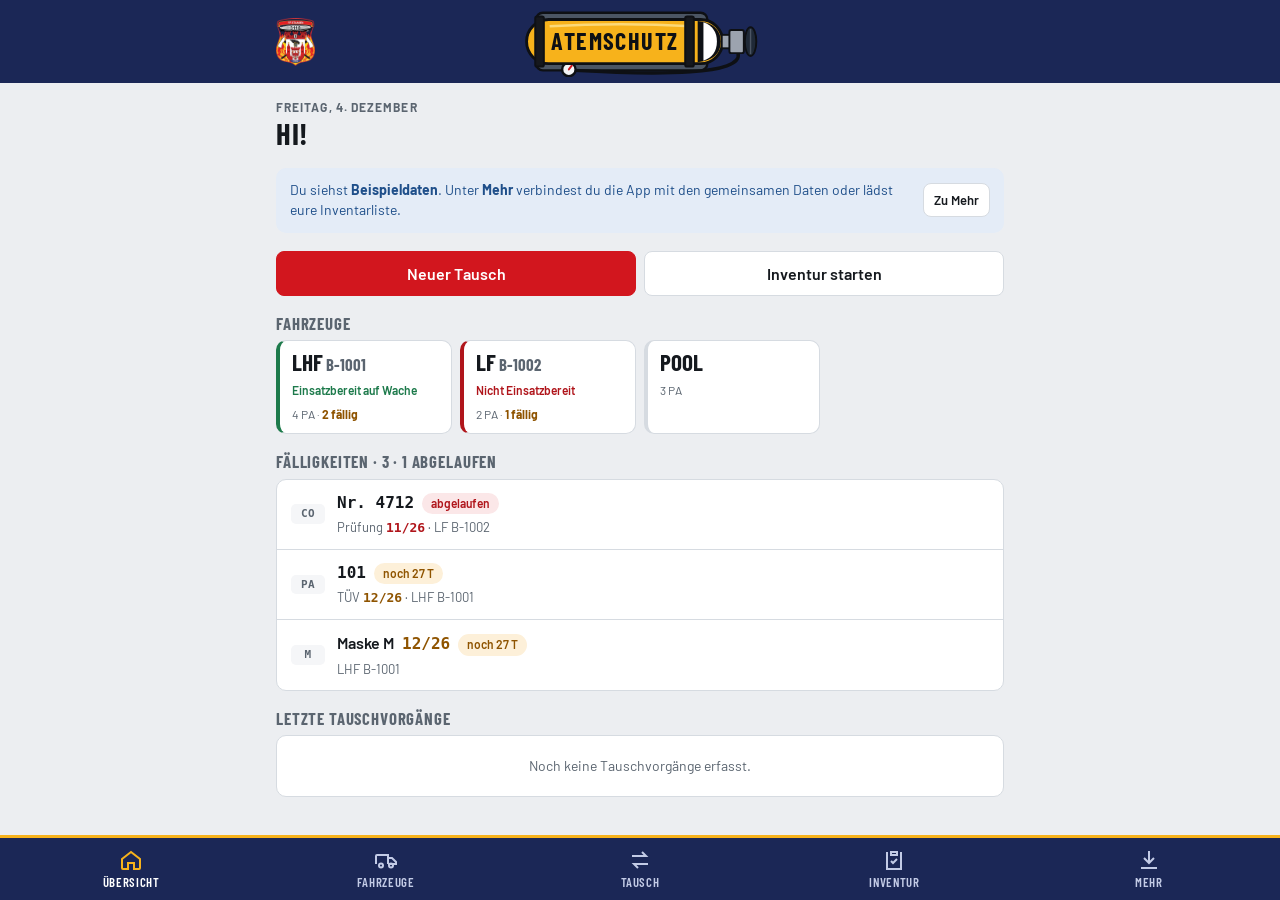
<file: index.html>
<!doctype html>
<html lang="de">
<head>
<meta charset="utf-8">
<meta name="viewport" content="width=device-width, initial-scale=1, viewport-fit=cover">
<meta name="theme-color" content="#1b2756">
<meta name="apple-mobile-web-app-capable" content="yes">
<meta name="mobile-web-app-capable" content="yes">
<meta name="apple-mobile-web-app-title" content="Atemschutz">
<link rel="manifest" href="manifest.webmanifest">
<link rel="icon" href="icon-192.png" type="image/png">
<link rel="apple-touch-icon" href="apple-touch-icon.png">
<title>Atemschutz-Logbuch</title>
<style>
@font-face{font-family:"Barlow";font-weight:400;font-display:swap;src:url(fonts/barlow-latin-400-normal.woff2) format("woff2")}
@font-face{font-family:"Barlow";font-weight:500;font-display:swap;src:url(fonts/barlow-latin-500-normal.woff2) format("woff2")}
@font-face{font-family:"Barlow";font-weight:600;font-display:swap;src:url(fonts/barlow-latin-600-normal.woff2) format("woff2")}
@font-face{font-family:"Barlow";font-weight:700;font-display:swap;src:url(fonts/barlow-latin-700-normal.woff2) format("woff2")}
@font-face{font-family:"Barlow Condensed";font-weight:600;font-display:swap;src:url(fonts/barlow-condensed-latin-600-normal.woff2) format("woff2")}
@font-face{font-family:"Barlow Condensed";font-weight:700;font-display:swap;src:url(fonts/barlow-condensed-latin-700-normal.woff2) format("woff2")}
/* Layout: App-Shell im Stil der Kantine – dunkelblaue Kopfzeile mit Wappen und Warnstreifen, Inhalt, untere Navigation (Daumenzone) */
:root{
  --bg:#eceef1; --surface:#ffffff; --surface-2:#f5f6f8; --line:#d6dbe1;
  --fg:#15191e; --fg-2:#5b6570; --accent:#d2161e; --accent-fg:#ffffff; --accent-soft:#fbe7e8;
  --navy:#1b2756; --navy-2:#24336b; --navy-ink:#ffffff; --navy-muted:#c3cbe6; --flame:#f7b21b;
  --ok:#1d7a4b; --ok-soft:#e3f3ea; --warn:#8f5400; --warn-soft:#fdf0d9;
  --crit:#b0151b; --crit-soft:#fbe7e8; --info:#1f4f8a; --info-soft:#e4ecf7;
  --font:"Barlow",system-ui,-apple-system,"Segoe UI",Roboto,sans-serif;
  --display:"Barlow Condensed","Arial Narrow",Arial,sans-serif;
  --mono:ui-monospace,"SF Mono",Menlo,Consolas,monospace;
  --r:10px; color-scheme:light;
}
@media (prefers-color-scheme:dark){:root:not([data-theme="light"]){
  --bg:#111417; --surface:#1a1e23; --surface-2:#22272d; --line:#2e353d;
  --fg:#edf0f3; --fg-2:#9aa4af; --accent:#e6363d; --accent-fg:#ffffff; --accent-soft:#3a1c1e;
  --navy:#111836; --navy-2:#1a2449; --navy-ink:#ffffff; --navy-muted:#a9b3d6; --flame:#f7b21b;
  --ok:#4fc58a; --ok-soft:#173326; --warn:#f0b04a; --warn-soft:#3a2b12;
  --crit:#ff6b70; --crit-soft:#3a1c1e; --info:#8fb6ec; --info-soft:#1b2a3f; color-scheme:dark;
}}
:root[data-theme="dark"]{
  --bg:#111417; --surface:#1a1e23; --surface-2:#22272d; --line:#2e353d;
  --fg:#edf0f3; --fg-2:#9aa4af; --accent:#e6363d; --accent-fg:#ffffff; --accent-soft:#3a1c1e;
  --navy:#111836; --navy-2:#1a2449; --navy-ink:#ffffff; --navy-muted:#a9b3d6; --flame:#f7b21b;
  --ok:#4fc58a; --ok-soft:#173326; --warn:#f0b04a; --warn-soft:#3a2b12;
  --crit:#ff6b70; --crit-soft:#3a1c1e; --info:#8fb6ec; --info-soft:#1b2a3f; color-scheme:dark;
}
*{box-sizing:border-box}
html,body{margin:0;height:100%}
body{background:var(--bg);color:var(--fg);font:16px/1.45 var(--font);-webkit-text-size-adjust:100%}
[hidden]{display:none!important}
button,input,select,textarea{font:inherit;color:inherit}
.app{display:flex;flex-direction:column;min-height:100%}
body::before{content:"";position:fixed;inset:0 0 auto;height:env(safe-area-inset-top,0px);z-index:10;background:var(--navy)}
header.top{position:sticky;top:env(safe-area-inset-top,0px);z-index:5;background:var(--navy);color:var(--navy-ink)}
.hrow{display:grid;grid-template-columns:1fr auto 1fr;align-items:center;gap:10px;padding:6px max(16px,env(safe-area-inset-right,0px)) 6px max(16px,env(safe-area-inset-left,0px));max-width:760px;margin:0 auto}
.hrow .logo{height:48px;width:auto;display:block;justify-self:start}
.hpa{margin:0;line-height:0}
.pa{display:block;width:clamp(150px,46vw,250px);height:auto}
.sr{position:absolute;width:1px;height:1px;overflow:hidden;clip:rect(0 0 0 0);white-space:nowrap}
.hright{display:flex;flex-direction:column;align-items:flex-end;gap:5px;min-width:0;justify-self:end;max-width:100%}
.whob{background:var(--navy-2);color:var(--navy-ink);border:1px solid var(--navy-muted);border-radius:999px;padding:4px 11px;font-weight:600;font-size:.8rem;cursor:pointer;max-width:100%;overflow:hidden;text-overflow:ellipsis;white-space:nowrap}
.syncb{background:transparent;color:var(--navy-muted);border:0;padding:0;font-size:.75rem;font-weight:600;display:inline-flex;gap:6px;align-items:center;cursor:pointer;white-space:nowrap}
.syncb i{width:8px;height:8px;border-radius:50%;background:currentColor;display:inline-block}
.syncb.ok i{background:#4fc58a}.syncb.pend i{background:var(--flame)}.syncb.err i{background:#ff6b70}.syncb.err{color:#ffb4b6}
.syncb.run i{animation:pulse 1s infinite}@keyframes pulse{50%{opacity:.3}}
main{flex:1;padding:16px max(16px,env(safe-area-inset-right,0px)) calc(88px + env(safe-area-inset-bottom,0px)) max(16px,env(safe-area-inset-left,0px));max-width:760px;width:100%;margin:0 auto;display:flex;flex-direction:column;gap:18px}
nav.tabs{position:fixed;left:0;right:0;bottom:0;z-index:6;background:var(--navy);border-top:3px solid var(--flame);
  display:grid;grid-template-columns:repeat(5,1fr);padding:4px max(4px,env(safe-area-inset-right,0px)) calc(4px + env(safe-area-inset-bottom,0px)) max(4px,env(safe-area-inset-left,0px))}
nav.tabs button{background:none;border:0;padding:6px 2px;display:flex;flex-direction:column;align-items:center;gap:2px;font:600 .8rem var(--display);letter-spacing:.05em;text-transform:uppercase;color:var(--navy-muted);border-radius:8px;cursor:pointer}
nav.tabs button svg{width:24px;height:24px}
nav.tabs button.on{color:var(--navy-ink)}
nav.tabs button.on svg{color:var(--flame)}
h2{font:700 1.05rem/1.1 var(--display);text-transform:uppercase;letter-spacing:.05em;color:var(--fg-2);margin:0 0 8px}
h3{font:700 1.45rem/1.1 var(--display);text-transform:uppercase;letter-spacing:.02em;margin:0;text-wrap:balance}
section{display:flex;flex-direction:column}
.card{background:var(--surface);border:1px solid var(--line);border-radius:var(--r)}
.pad{padding:14px}
.stack{display:flex;flex-direction:column;gap:10px}
.row{display:flex;gap:8px;align-items:center;flex-wrap:wrap}
.grow{flex:1;min-width:0}
.hint{color:var(--fg-2);font-size:13px;margin:0}
.mono{font-family:var(--mono);font-variant-numeric:tabular-nums}
.list{background:var(--surface);border:1px solid var(--line);border-radius:var(--r);overflow:hidden}
.item{display:flex;gap:12px;align-items:center;padding:11px 14px;border-top:1px solid var(--line);width:100%;background:none;border-left:0;border-right:0;border-bottom:0;text-align:left;cursor:pointer}
.item:first-child{border-top:0}
div.item{cursor:default}
.item .main{flex:1;min-width:0}
.item .t1{font-weight:600;display:flex;gap:8px;align-items:baseline;flex-wrap:wrap}
.item .t2{font-size:13px;color:var(--fg-2);white-space:nowrap;overflow:hidden;text-overflow:ellipsis}
.typ{font-size:11px;font-weight:700;letter-spacing:.04em;padding:2px 6px;border-radius:5px;background:var(--surface-2);color:var(--fg-2);font-family:var(--mono);min-width:34px;text-align:center}
.pill{font-size:12px;font-weight:600;padding:2px 9px;border-radius:999px;white-space:nowrap}
.ok-p{background:var(--ok-soft);color:var(--ok)} .warn-p{background:var(--warn-soft);color:var(--warn)}
.info-p{background:var(--info-soft);color:var(--info)} .crit-p{background:var(--crit-soft);color:var(--crit)}
.muted-p{background:var(--surface-2);color:var(--fg-2)}
.d-warn{color:var(--warn);font-weight:700} .d-crit{color:var(--crit);font-weight:700}
.btn{border:1px solid var(--line);background:var(--surface);border-radius:8px;padding:10px 14px;font-weight:600;cursor:pointer;display:inline-flex;gap:6px;align-items:center;justify-content:center;min-height:44px;text-decoration:none;color:var(--fg)}
.btn.primary{background:var(--accent);border-color:var(--accent);color:var(--accent-fg)}
.btn.danger{color:var(--crit);border-color:var(--crit-soft)}
.btn.sm{min-height:34px;padding:6px 10px;font-size:13px}
.btn.block{width:100%}
.btn.link{border:0;background:none;padding:6px 0;min-height:0;color:var(--accent)}
.btn:focus-visible,.chip:focus-visible,.item:focus-visible,.sb:focus-visible,input:focus-visible,select:focus-visible,textarea:focus-visible,nav.tabs button:focus-visible,.fz:focus-visible{outline:2px solid var(--accent);outline-offset:2px}
.actions{display:grid;grid-template-columns:1fr 1fr;gap:8px}
label.f{display:flex;flex-direction:column;gap:4px;font-size:13px;color:var(--fg-2);font-weight:600;min-width:0}
input,select,textarea{background:var(--surface);border:1px solid var(--line);border-radius:10px;padding:10px 12px;min-height:44px;width:100%;color:var(--fg);font-weight:400}
textarea{min-height:70px;resize:vertical}
.grid2{display:grid;grid-template-columns:1fr 1fr;gap:10px}
.grid3{display:grid;grid-template-columns:1.3fr 1fr .8fr;gap:8px;align-items:end}
@media (max-width:420px){.grid2{grid-template-columns:1fr}}
.chips{display:flex;flex-wrap:wrap;gap:6px}
.chip{border:1px solid var(--line);background:var(--surface);border-radius:8px;padding:7px 10px;font-family:var(--mono);font-size:14px;cursor:pointer;display:inline-flex;gap:6px;align-items:center;min-height:38px}
.chip .t{font-size:10px;font-weight:700;color:var(--fg-2);font-family:var(--font)}
.chip.on{background:var(--accent);border-color:var(--accent);color:var(--accent-fg)}
.chip.on .t{color:var(--accent-fg);opacity:.85}
.chip.miss{border-style:dashed;color:var(--crit)}
span.chip{cursor:default}
.group-l{font-size:12px;color:var(--fg-2);font-weight:650;margin:6px 0 4px;text-transform:uppercase;letter-spacing:.05em}
.banner{border-radius:var(--r);padding:12px 14px;font-size:14px;display:flex;gap:10px;align-items:center;flex-wrap:wrap}
.banner.warn{background:var(--warn-soft);color:var(--warn)}
.banner.info{background:var(--info-soft);color:var(--info)}
.banner .grow{min-width:180px}
.fzgrid{display:grid;grid-template-columns:repeat(auto-fill,minmax(150px,1fr));gap:8px}
.fz{background:var(--surface);border:1px solid var(--line);border-radius:var(--r);padding:10px 12px;text-align:left;cursor:pointer;display:flex;flex-direction:column;gap:6px;border-left-width:4px}
.fz.ok{border-left-color:var(--ok)} .fz.crit{border-left-color:var(--crit)} .fz.warn{border-left-color:var(--warn)} .fz.info{border-left-color:var(--info)} .fz.muted{border-left-color:var(--line)}
.fz b{font:700 1.45rem/1 var(--display);text-transform:uppercase} .fz .bnr{font:700 1.05rem var(--display);color:var(--fg-2)}
.fz .ruf{font-size:12px;color:var(--fg-2);margin-top:-4px}
.hello .eyebrow{font-size:.75rem;font-weight:700;letter-spacing:.09em;text-transform:uppercase;color:var(--fg-2)}
.hello h3{font-size:1.9rem}
.biglogo{height:110px;width:auto;display:block;margin:0 auto}
.fz .s{font-size:12px;font-weight:600}
.fz .s.ok{color:var(--ok)} .fz .s.crit{color:var(--crit)} .fz .s.warn{color:var(--warn)} .fz .s.info{color:var(--info)} .fz .s.muted{color:var(--fg-2)}
.fz .n{font-size:12px;color:var(--fg-2)}
.step{display:flex;align-items:center;gap:8px;padding:6px 0;border-top:1px solid var(--line)}
.step:first-child{border-top:0}
.step .grow{font-size:14px}
.sb{width:38px;height:38px;border-radius:10px;border:1px solid var(--line);background:var(--surface);font-size:20px;font-weight:600;cursor:pointer;line-height:1}
.sb:disabled{opacity:.35;cursor:default}
.sv{min-width:26px;text-align:center;font-size:16px}
.sv.on{color:var(--accent)}
.mline{display:flex;flex-wrap:wrap;gap:6px}
.mtag{font-family:var(--mono);font-size:13px;padding:3px 8px;border-radius:6px;background:var(--surface-2)}
.mtag.d-warn{background:var(--warn-soft)} .mtag.d-crit{background:var(--crit-soft)}
.kv{display:grid;grid-template-columns:110px 1fr;gap:8px 12px;align-items:start;padding:10px 14px;border-top:1px solid var(--line)}
.kv:first-child{border-top:0}
.kv>span:first-child{font-size:13px;color:var(--fg-2);font-weight:600;padding-top:3px}
.sig{border:1px dashed var(--line);border-radius:10px;background:var(--surface);touch-action:none;width:100%;height:140px;display:block}
.overlay{position:fixed;inset:0;background:rgba(0,0,0,.45);z-index:20;display:flex;align-items:flex-end;justify-content:center}
.sheet{background:var(--bg);width:100%;max-width:640px;max-height:92vh;overflow:auto;border-radius:16px 16px 0 0;
  padding:16px max(16px,env(safe-area-inset-right,0px)) calc(20px + env(safe-area-inset-bottom,0px)) max(16px,env(safe-area-inset-left,0px));display:flex;flex-direction:column;gap:14px}
.sheet-h{display:flex;align-items:center;gap:10px}
.sheet-h h3{flex:1}
.x{background:var(--surface-2);border:0;border-radius:999px;width:36px;height:36px;font-size:20px;cursor:pointer;color:var(--fg)}
.hist{font-size:13px;display:flex;flex-direction:column;gap:6px;margin:0;padding:0;list-style:none}
.hist li{display:flex;gap:10px}
.hist .d{color:var(--fg-2);font-family:var(--mono);white-space:nowrap;font-size:12px}
.toast{position:fixed;left:50%;transform:translateX(-50%);bottom:calc(84px + env(safe-area-inset-bottom,0px));background:var(--fg);color:var(--bg);padding:10px 16px;border-radius:10px;z-index:30;font-weight:600;font-size:14px;max-width:90vw}
.empty{padding:20px;text-align:center;color:var(--fg-2);font-size:14px}
.sum{display:flex;gap:6px;flex-wrap:wrap;font-size:13px}
.err{color:var(--crit);font-size:13px;margin:0}
main a{color:var(--accent)}
#print{display:none}
@media print{
  .app,.overlay,.toast,nav.tabs{display:none!important}
  #print{display:block;color:#000;background:#fff;font:10pt/1.35 Arial,Helvetica,sans-serif}
  body{background:#fff}
  @page{size:A4 landscape;margin:12mm}
}
#print h1{font-size:15pt;margin:0 0 2mm}
#print .ph{display:flex;justify-content:space-between;align-items:flex-end;border-bottom:2px solid #1b2756;padding-bottom:2mm;margin-bottom:4mm}
#print .ph::after{content:none}
#print table{width:100%;border-collapse:collapse;margin:2mm 0 4mm;font-size:9.5pt}
#print th,#print td{border:1px solid #555;padding:1.2mm 1.6mm;text-align:center;vertical-align:middle}
#print th{background:#e7e6e6}
#print td.b{font-weight:bold}
#print td.w{background:#ffeb9c} #print td.c{background:#ffc7ce;color:#9c0006;font-weight:bold}
#print table.kvt td{text-align:left}
#print table.kvt td:first-child{width:35%;font-weight:bold;background:#f2f2f2}
#print table.lt td,#print table.lt th{text-align:left}
#print h2{font-size:11.5pt;text-transform:none;letter-spacing:0;color:#000;margin:3mm 0 1mm}
#print .sigbox{display:flex;gap:10mm;margin-top:8mm}
#print .sigbox div{flex:1 1 0;border-top:1px solid #000;padding-top:1mm;font-size:9pt}
#print .sigbox img{max-height:22mm;display:block}
#print .foot{margin-top:6mm;font-size:8pt;color:#555}
@media (prefers-reduced-motion:no-preference){.sheet{animation:up .18s ease-out}@keyframes up{from{transform:translateY(30px);opacity:.6}}}
</style>
</head>
<body>
<div class="app">
  <header class="top">
    <div class="hrow">
      <img class="logo" src="logo.png" alt="Wappen FF Staaken">
      <h1 class="hpa"><span class="sr">Atemschutz – FF Berlin-Staaken</span><svg class="pa" viewBox="0 0 260 74" role="img" aria-label="Atemschutz" xmlns="http://www.w3.org/2000/svg">
        <rect x="22" y="7" width="178" height="60" rx="7" fill="#4b5563" stroke="#0e1014" stroke-width="2.5"/>
        <path d="M232 49 C238 72 150 72 62 67" fill="none" stroke="#0e1014" stroke-width="3.5" stroke-linecap="round"/>
        <circle cx="56" cy="66" r="7" fill="#f3f4f6" stroke="#0e1014" stroke-width="2.5"/><path d="M56 66 L59 62" stroke="#d2161e" stroke-width="2" stroke-linecap="round"/>
        <rect x="12" y="14" width="204" height="46" rx="23" fill="#f7b21b" stroke="#0e1014" stroke-width="3"/>
        <path d="M190 15.5 Q214 18 214 37 Q214 56 190 58.5" fill="#0e1014"/><path d="M196 17 Q210 22 210 37 Q210 52 196 57 Z" fill="#ffffff"/>
        <path d="M36 21 Q110 17 184 21" fill="none" stroke="#fcd977" stroke-width="2.5"/>
        <rect x="21" y="11" width="9" height="52" rx="2" fill="#16181d" stroke="#0e1014" stroke-width="2"/>
        <rect x="177" y="11" width="9" height="52" rx="2" fill="#16181d" stroke="#0e1014" stroke-width="2"/>
        <rect x="215" y="30" width="9" height="14" fill="#9ca3af" stroke="#0e1014" stroke-width="2"/>
        <rect x="223" y="25" width="15" height="24" rx="2" fill="#9ca3af" stroke="#0e1014" stroke-width="2"/>
        <ellipse cx="245" cy="37" rx="6" ry="15" fill="#1f2937" stroke="#0e1014" stroke-width="2"/><path d="M245 24 V50" stroke="#4b5563" stroke-width="1.5"/>
        <text x="104" y="46" text-anchor="middle" font-family="'Barlow Condensed','Arial Narrow',Arial,sans-serif" font-weight="700" font-size="25" letter-spacing="1.5" fill="#0e1014">ATEMSCHUTZ</text>
      </svg></h1>
      <div class="hright"><button class="whob" id="whob" data-act="userMenu" hidden aria-haspopup="dialog"></button><button class="syncb" id="syncb" data-act="syncJetzt" hidden><i></i><span></span></button></div>
    </div>
  </header>
  <main id="main"></main>
  <nav class="tabs" id="tabs">
    <button data-nav="start"><svg viewBox="0 0 24 24" fill="none" stroke="currentColor" stroke-width="2"><path d="M3 11l9-7 9 7v9a1 1 0 0 1-1 1h-5v-6H9v6H4a1 1 0 0 1-1-1z"/></svg>Übersicht</button>
    <button data-nav="fahrzeuge"><svg viewBox="0 0 24 24" fill="none" stroke="currentColor" stroke-width="2"><path d="M2 16V8a1 1 0 0 1 1-1h11v9M14 10h4l4 4v2h-8"/><circle cx="7" cy="17.5" r="2"/><circle cx="17" cy="17.5" r="2"/></svg>Fahrzeuge</button>
    <button data-nav="tausch"><svg viewBox="0 0 24 24" fill="none" stroke="currentColor" stroke-width="2"><path d="M4 8h14l-4-4M20 16H6l4 4"/></svg>Tausch</button>
    <button data-nav="inventur"><svg viewBox="0 0 24 24" fill="none" stroke="currentColor" stroke-width="2"><path d="M9 4h6v3H9zM6 5h-1v16h14V5h-1"/><path d="M9 13l2 2 4-4"/></svg>Inventur</button>
    <button data-nav="mehr"><svg viewBox="0 0 24 24" fill="none" stroke="currentColor" stroke-width="2"><path d="M12 3v12M7 10l5 5 5-5M4 20h16"/></svg>Mehr</button>
  </nav>
</div>
<div id="print"></div>
<svg width="0" height="0" style="position:absolute" aria-hidden="true">
  <symbol id="ico-mask" viewBox="0 0 64 64"><g fill="none" stroke="currentColor" stroke-width="4" stroke-linejoin="round"><path d="M32 6c-12 0-20 8-20 20 0 14 8 26 20 32 12-6 20-18 20-32 0-12-8-20-20-20z"/><ellipse cx="32" cy="25" rx="12" ry="9"/><circle cx="32" cy="46" r="6"/></g></symbol>
</svg>
<script>
'use strict';
/* ================= Grundlagen ================= */
const KEY='atemschutz-logbuch-v1', DRAFT='atemschutz-logbuch-draft3';
const $=(s,r=document)=>r.querySelector(s);
const $$=(s,r=document)=>[...r.querySelectorAll(s)];
const esc=s=>String(s??'').replace(/[&<>"']/g,c=>({'&':'&amp;','<':'&lt;','>':'&gt;','"':'&quot;',"'":'&#39;'}[c]));
const uid=()=>(crypto.randomUUID?crypto.randomUUID():Date.now().toString(36)+Math.random().toString(36).slice(2));
const z=n=>String(n).padStart(2,'0');
const isoDate=(d=new Date())=>`${d.getFullYear()}-${z(d.getMonth()+1)}-${z(d.getDate())}`;
const isoDT=(d=new Date())=>`${isoDate(d)}T${z(d.getHours())}:${z(d.getMinutes())}`;
const fmtD=s=>{if(!s)return'–';const[y,m,d]=s.slice(0,10).split('-');return`${d}.${m}.${y}`};
const fmtDT=s=>!s?'–':fmtD(s)+(s.length>10?' '+s.slice(11,16):'');
const daysUntil=s=>Math.round((new Date(s+'T00:00:00')-new Date(isoDate()+'T00:00:00'))/864e5);
// Fälligkeiten im Format der Liste: MM/JJ, gültig bis Monatsende
const fmtM=f=>f?`${f.slice(5,7)}/${f.slice(2,4)}`:'o. D.';
function parseM(s){s=String(s||'').trim();if(!s)return'';const m=s.match(/^(\d{1,2})\s*[\/.\-]?\s*(\d{2}|\d{4})$/);if(!m)return null;
  const mo=+m[1];if(mo<1||mo>12)return null;const y=m[2].length===2?'20'+m[2]:m[2];return`${y}-${z(mo)}`}
function monthEnd(f){const[y,m]=f.split('-').map(Number);return isoDate(new Date(y,m,0))}
function relZeit(dt){const m=Math.round((Date.now()-new Date(dt))/6e4);if(m<1)return'gerade eben';if(m<60)return`vor ${m} Min.`;const h=Math.round(m/60);if(h<24)return`vor ${h} Std.`;const d=Math.round(h/24);return d===1?'gestern':d<14?`vor ${d} Tagen`:fmtD(dt)}
const tageBis=f=>f?daysUntil(monthEnd(f)):null;
function dueCls(f){if(!f)return'';const n=tageBis(f);return n<0?'d-crit':n<=S.vorlauf?'d-warn':''}
function duePill(f,prefix=''){if(!f)return'';const n=tageBis(f);if(n<0)return`<span class="pill crit-p">${prefix}abgelaufen</span>`;if(n<=S.vorlauf)return`<span class="pill warn-p">${prefix}noch ${n} T</span>`;return''}

const GK=['PA','CO','MGM','SON'], MK=['FH','MM','MS','FI'];
const KAT={PA:'Pressluftatmer',CO:'CO-Warner',MGM:'Mehrgasmessgeräte',SON:'Sonstiges',FH:'Fluchthauben',MM:'Masken M',MS:'Masken S',FI:'Filter'};
const KAT1={PA:'PA',CO:'CO-Warner',MGM:'Mehrgasmessgerät',SON:'Sonstiges',FH:'Fluchthaube',MM:'Maske M',MS:'Maske S',FI:'Filter'};
const KURZ={PA:'PA',CO:'CO',MGM:'MGM',SON:'SON',FH:'FH',MM:'M',MS:'S',FI:'FI'};
const STATUS={bereit:{l:'Einsatzbereit',c:'ok'},benutzt:{l:'Benutzt',c:'warn'},pruefung:{l:'In Prüfung',c:'info'},defekt:{l:'Defekt',c:'crit'},ausgesondert:{l:'Ausgesondert',c:'muted'},abgegeben:{l:'An Werkstatt abgegeben',c:'muted'},fehlt:{l:'Fehlt (Inventur)',c:'crit'}};
const FZST={'Einsatzbereit auf Wache':'ok','Nicht Einsatzbereit':'crit','Im Einsatz':'info','In der Werkstatt':'warn'};
const ANLASS=['Einsatz','Übung','Prüffrist','Routinetausch','Sonstiges'];
const POOL='pool', WS='werkstatt';
const BRAND={wehr:'Freiwillige Feuerwehr Berlin-Staaken',einheit:'FF Berlin-Staaken · Wache 3110',logo:'logo.png'};

/* ================= Datenmodell & Speicher ================= */
function baseOrte(){return[{id:POOL,name:'Pool',bnr:'',art:'lager',status:'',pos:1e12,u:0},{id:WS,name:'Atemschutzwerkstatt',bnr:'',art:'lager',status:'',pos:1e12+1,u:0}]}
function emptyState(){return{version:3,sharedU:0,feuerwehr:'',vorlauf:30,orte:baseOrte(),geraete:[],buchungen:[],vorgaenge:[],inventuren:[],users:[],geloescht:{},
  settings:{bearbeiter:'',lastBackup:null,beispiel:false},pending:false,lastSync:null}}
function ensureOrte(s){for(const o of baseOrte())if(!s.orte.some(x=>x.id===o.id))s.orte.push(o)}
// Übernahme älterer Datenstände (Version 1/2 der App)
function migrate(d){
  if(!d||d.version===3)return d;
  const ws=d.settings?.werkstatt||d.werkstatt||'Atemschutzwerkstatt';
  const slug=s=>'ort-'+String(s).toLowerCase().replace(/[^a-z0-9äöüß]+/g,'-');
  const oid=n=>n===ws?WS:slug(n);
  const orte=(d.standorte||[]).filter(n=>n!==ws).map((n,i)=>({id:slug(n),name:n,bnr:'',art:/lager|pool/i.test(n)?'lager':'fahrzeug',status:'Einsatzbereit auf Wache',pos:i+1,u:0}));
  const geraete=[],buchungen=[];
  for(const g of d.geraete||[]){
    if(g.typ==='PA')geraete.push({id:g.id,kat:'PA',bez:'',nr:g.nr,faellig:(g.pruefung||'').slice(0,7),ort:oid(g.standort),status:g.status,notiz:g.notiz||'',u:g.u||0,historie:g.historie||[]});
    else if(g.typ==='Maske'&&g.status!=='ausgesondert')buchungen.push({id:'mig-'+g.id,u:0,d:isoDT(),von:'',ort:oid(g.standort),kat:g.groesse==='S'?'MS':'MM',faellig:(g.pruefung||'').slice(0,7),n:1,grund:'Übernahme',ref:''})}
  const conv=l=>(l||[]).map(x=>({kat:x.typ==='PA'?'PA':x.typ==='Maske'?'MM':'SON',text:x.nr,n:1}));
  return{version:3,sharedU:d.sharedU||0,feuerwehr:d.feuerwehr??d.settings?.feuerwehr??'',vorlauf:d.vorlauf??d.settings?.vorlauf??30,orte,geraete,buchungen,
    vorgaenge:(d.vorgaenge||[]).map(v=>({id:v.id,u:v.u||0,von:v.von||'',datum:v.datum,anlass:v.anlass,einsatz:v.einsatz,ort:oid(v.standort),ortName:v.standort,quelle:WS,quelleName:ws,raus:conv(v.zurueck),rein:conv(v.ausgabe),bearbeiter:v.bearbeiter,uebernommen:v.uebernommen,bemerkung:v.bemerkung,sig:v.sig||''})),
    inventuren:(d.inventuren||[]).map(i=>({id:i.id,u:i.u||0,von:i.von||'',datum:i.datum,ort:oid(i.standort),ortName:i.standort,ok:conv(i.vorhanden),fehlt:conv(i.fehlend),extra:conv(i.zusaetzlich),mengen:[],status:'',bearbeiter:i.bearbeiter,bemerkung:i.bemerkung,sig:i.sig||''})),
    geloescht:d.geloescht||{}};
}
function fromAny(d,keepSettings){const m=migrate(d);const s=Object.assign(emptyState(),m);
  s.settings=Object.assign(emptyState().settings,keepSettings||{},d.settings&&d.version===3?d.settings:{});
  if(d.version!==3&&d.settings){s.settings.bearbeiter=d.settings.bearbeiter||s.settings.bearbeiter}
  for(const k of['pending','lastSync'])if(d[k]!==undefined)s[k]=d[k];
  ensureOrte(s);return s}
function sampleState(){
  const s=emptyState();s.settings.beispiel=true;s.feuerwehr='Beispiel-Wache';
  s.orte.push({id:'bsp-lhf',name:'LHF',bnr:'1001',art:'fahrzeug',status:'Einsatzbereit auf Wache',pos:1,u:0},{id:'bsp-lf',name:'LF',bnr:'1002',art:'fahrzeug',status:'Nicht Einsatzbereit',pos:2,u:0});
  const mon=k=>{const d=new Date();d.setDate(1);d.setMonth(d.getMonth()+k);return`${d.getFullYear()}-${z(d.getMonth()+1)}`};
  const g=(kat,nr,ort,f,bez='')=>s.geraete.push({id:uid(),kat,bez,nr,faellig:f,ort,status:'bereit',notiz:'',u:0,historie:[{d:isoDT(),t:'Angelegt (Beispiel)',n:''}]});
  const b=(ort,kat,f,n)=>s.buchungen.push({id:uid(),u:0,d:isoDT(),von:'',ort,kat,faellig:f,n,grund:'Beispiel',ref:''});
  ['101','102','103','104'].forEach((n,i)=>g('PA',n,'bsp-lhf',mon(i?5+i:0)));['201','202'].forEach((n,i)=>g('PA',n,'bsp-lf',mon(3+i)));['301','302','303'].forEach(n=>g('PA',n,POOL,mon(8)));
  g('MGM','11','bsp-lhf',mon(2),'TITAN');g('CO','4711','bsp-lhf',mon(1),'');g('CO','4712','bsp-lf',mon(-1),'');
  b('bsp-lhf','FH',mon(2),2);b('bsp-lhf','FH',mon(14),2);b('bsp-lhf','MM',mon(0),1);b('bsp-lhf','MM',mon(4),1);b('bsp-lhf','MS',mon(6),1);b('bsp-lhf','FI',mon(30),7);
  b('bsp-lf','FH',mon(20),2);b('bsp-lf','FI',mon(30),4);
  b(POOL,'FH',mon(24),3);b(POOL,'MM',mon(3),4);b(POOL,'MM',mon(5),3);b(POOL,'MS',mon(4),2);b(POOL,'FI',mon(40),15);b(WS,'MM',mon(1),2);
  return s;
}
let S;
function load(){try{const raw=localStorage.getItem(KEY);const d=raw?JSON.parse(raw):null;
  S=!d?sampleState():(d.version!==3&&d.settings?.beispiel)?sampleState():fromAny(d)}catch(e){S=sampleState()}}
function saveLocal(){try{localStorage.setItem(KEY,JSON.stringify(S))}catch(e){toast('Speichern fehlgeschlagen – Speicher voll oder blockiert.')}}
function save(){S.pending=true;saveLocal();syncSoon()}
load();
try{navigator.storage&&navigator.storage.persist&&navigator.storage.persist()}catch(e){}

/* ================= Hilfen ================= */
const byId=id=>S.geraete.find(g=>g.id===id);
const ortById=id=>S.orte.find(o=>o.id===id);
// Kennzeichen: gespeichert wird die Nummer (2128), angezeigt als B-2128
const kz=o=>!o?.bnr?'':/^[A-ZÄÖÜ]{1,3}-/i.test(o.bnr)?o.bnr:'B-'+o.bnr;
const ortName=id=>{const o=ortById(id);return o?o.name+(o.bnr?' '+kz(o):''):'(gelöscht)'};
const orteSorted=()=>[...S.orte].sort((a,b)=>(a.pos||0)-(b.pos||0)||a.name.localeCompare(b.name));
const fahrzeuge=()=>orteSorted().filter(o=>o.art==='fahrzeug');
const wache=()=>orteSorted().filter(o=>o.id!==WS);
const aktiv=()=>S.geraete.filter(g=>g.status!=='ausgesondert'&&g.status!=='abgegeben'&&g.status!=='fehlt');
const vermisst=()=>S.geraete.filter(g=>g.status==='fehlt').sort(sortG);
const sortG=(a,b)=>GK.indexOf(a.kat)-GK.indexOf(b.kat)||String(a.nr).localeCompare(String(b.nr),'de',{numeric:true});
const geraeteAn=ort=>aktiv().filter(g=>g.ort===ort).sort(sortG);
function bestand(ort){const m={};for(const b of S.buchungen)if(b.ort===ort){const k=b.kat+'|'+(b.faellig||'');m[k]=(m[k]||0)+b.n}
  return Object.entries(m).filter(([,n])=>n>0).map(([k,n])=>{const[kat,f]=k.split('|');return{kat,faellig:f,n,k}})
    .sort((a,b)=>MK.indexOf(a.kat)-MK.indexOf(b.kat)||(a.faellig||'9999').localeCompare(b.faellig||'9999'))}
function buch(ort,kat,faellig,n,grund,ref){if(!n)return;S.buchungen.push({id:uid(),u:Date.now(),d:isoDT(),von:me(),ort,kat,faellig:faellig||'',n,grund,ref:ref||''})}
function hist(g,t){(g.historie=g.historie||[]).unshift({d:isoDT(),t,n:me()});if(g.historie.length>80)g.historie.length=80;g.u=Date.now()}
const tomb=id=>{S.geloescht[id]=Date.now()};
const shared=()=>{S.sharedU=Date.now()};
const devText=g=>g.kat==='PA'?String(g.nr):[g.bez,g.nr?'Nr. '+g.nr:''].filter(Boolean).join(' ')||KAT1[g.kat];
const devLabel=g=>g.kat==='PA'?'PA '+g.nr:(g.bez||KAT1[g.kat])+(g.nr?' Nr. '+g.nr:'');
function toast(msg){const t=document.createElement('div');t.className='toast';t.textContent=msg;document.body.appendChild(t);setTimeout(()=>t.remove(),2600)}
function opts(list,sel){return list.map(o=>{const[v,l]=Array.isArray(o)?o:[o,o];return`<option value="${esc(v)}"${v===sel?' selected':''}>${esc(l)}</option>`}).join('')}
const ortOpts=(sel,filter=()=>true)=>opts(orteSorted().filter(filter).map(o=>[o.id,ortName(o.id)]),sel);
const statusPill=s=>s==='bereit'?'':`<span class="pill ${STATUS[s].c}-p">${STATUS[s].l}</span>`;
const fzPill=o=>o.art==='fahrzeug'&&o.status?`<span class="pill ${FZST[o.status]||'muted'}-p">${esc(o.status)}</span>`:'';
const mmjj=(id,v,ph='MM/JJ')=>`<input id="${id}" class="mmjj mono" inputmode="numeric" placeholder="${ph}" value="${v?fmtM(v):''}" autocomplete="off" maxlength="7">`;
function devRow(g,extra=''){return`<button class="item" data-act="geraet" data-id="${g.id}">
  <span class="typ">${KURZ[g.kat]}</span>
  <span class="main"><span class="t1"><span class="mono">${esc(devText(g))}</span>${statusPill(g.status)}${duePill(g.faellig)}</span>
  <span class="t2">${g.kat==='PA'?'TÜV':'Prüfung'} <span class="mono ${dueCls(g.faellig)}">${fmtM(g.faellig)}</span> · ${esc(ortName(g.ort))}</span></span>${extra}</button>`}
const mtags=list=>`<div class="mline">${list.map(p=>`<span class="mtag ${dueCls(p.faellig)}">${fmtM(p.faellig)}${p.n>1?` ×${p.n}`:''}</span>`).join('')}</div>`;

/* ================= Navigation ================= */
let view='start', ui={ort:null};
function go(v,o){view=v;if(o)Object.assign(ui,o);render();window.scrollTo(0,0)}
function render(){
  // Wie bei der Kantine: Sobald Benutzer angelegt sind, ist ohne Anmeldung nur die Anmeldeseite zu sehen
  if(needLogin()){if(view!=='login')ui.nachLogin=view;view='login';closeSheet()}else if(view==='login')view='start';
  $('#tabs').hidden=view==='login';
  const tab={tauschNeu:'tausch',inventurNeu:'inventur',ort:'fahrzeuge'}[view]||view;
  $$('#tabs button').forEach(b=>b.classList.toggle('on',b.dataset.nav===tab));
  const w=$('#whob'),cu=curUser();w.hidden=!cu||view==='login';if(cu){w.textContent=cu.name.split(' ')[0];w.title=cu.name}showSync();
  if(view==='ort'&&!ortById(ui.ort))view='fahrzeuge';
  $('#main').innerHTML=VIEWS[view]();
  if(view==='tauschNeu')initTausch();
  if(view==='inventurNeu')initInventur();
}
const VIEWS={};

/* ---------- Übersicht ---------- */
function faelligListe(){const r=[];
  for(const g of aktiv())if(g.ort!==WS&&g.faellig&&tageBis(g.faellig)<=S.vorlauf)r.push({f:g.faellig,html:devRow(g)});
  for(const o of wache())for(const p of bestand(o.id))if(p.faellig&&tageBis(p.faellig)<=S.vorlauf)
    r.push({f:p.faellig,html:`<button class="item" data-act="ort" data-id="${o.id}"><span class="typ">${KURZ[p.kat]}</span><span class="main"><span class="t1">${KAT1[p.kat]} <span class="mono ${dueCls(p.faellig)}">${fmtM(p.faellig)}</span>${p.n>1?` <span class="hint">×${p.n}</span>`:''}${duePill(p.faellig)}</span><span class="t2">${esc(ortName(o.id))}</span></span></button>`});
  return r.sort((a,b)=>a.f.localeCompare(b.f))}
VIEWS.start=()=>{
  const fz=wache(), fl=faelligListe(), abg=fl.filter(x=>tageBis(x.f)<0).length;
  const defekt=aktiv().filter(g=>['benutzt','pruefung','defekt'].includes(g.status)).sort(sortG);
  const lb=S.settings.lastBackup, lbDays=lb?-daysUntil(lb.slice(0,10)):null;
  const vn=(me()||'').split(' ')[0],lv=S.vorgaenge[0];
  return`
  <div class="hello"><div class="eyebrow">${new Date().toLocaleDateString('de-DE',{weekday:'long',day:'numeric',month:'long'})}</div><h3>Hi${vn?' '+esc(vn):''}!</h3>
    ${lv?`<p class="hint" style="margin-top:4px">Letzter Tausch: <b>${esc(lv.ortName)}</b> · ${relZeit(lv.datum)}${lv.von?' · '+esc(lv.von):''}</p>`:''}</div>
  ${!T&&(()=>{try{return localStorage.getItem(DRAFT)}catch(e){return null}})()?`<div class="banner warn"><span class="grow">Es gibt einen angefangenen Tausch, der noch nicht gespeichert ist.</span><button class="btn sm" data-nav="tauschNeu">Fortsetzen</button></div>`:''}
  ${S.settings.beispiel?`<div class="banner info"><span class="grow">Du siehst <b>Beispieldaten</b>. Unter <b>Mehr</b> verbindest du die App mit den gemeinsamen Daten oder lädst eure Inventarliste.</span><button class="btn sm" data-nav="mehr">Zu Mehr</button></div>`:''}
  ${!verbunden()&&!S.settings.beispiel&&S.geraete.length&&(lbDays===null||lbDays>14)?`<div class="banner warn"><span class="grow">${lb?`Letzte Datensicherung vor ${lbDays} Tagen.`:'Noch keine Datensicherung erstellt.'} Die Daten liegen nur auf diesem Gerät.</span><button class="btn sm" data-act="backup">Jetzt sichern</button></div>`:''}
  ${verbunden()&&syncInfo.s==='err'?`<div class="banner warn"><span class="grow">Synchronisierung fehlgeschlagen: ${esc(syncInfo.t)} Deine Änderungen sind auf dem Handy gespeichert.</span><button class="btn sm" data-act="syncJetzt">Erneut versuchen</button></div>`:''}
  <div class="actions"><button class="btn primary" data-nav="tauschNeu">Neuer Tausch</button><button class="btn" data-nav="inventurNeu">Inventur starten</button></div>
  <section><h2>Fahrzeuge</h2>${fz.length?`<div class="fzgrid">${fz.map(fzCard).join('')}</div>`:`<div class="list empty">Noch keine Fahrzeuge. <button class="btn link" data-act="ortNeu">Fahrzeug anlegen</button></div>`}</section>
  <section><h2>Fälligkeiten · ${fl.length}${abg?` · ${abg} abgelaufen`:''}</h2>
    ${fl.length?`<div class="list">${fl.map(x=>x.html).join('')}</div>`:`<div class="list empty">In den nächsten ${S.vorlauf} Tagen läuft nichts ab.</div>`}</section>
  ${defekt.length?`<section><h2>Defekt / in Prüfung</h2><div class="list">${defekt.map(g=>devRow(g)).join('')}</div></section>`:''}
  ${vermisst().length?`<section><h2>Fehlt laut Inventur · ${vermisst().length}</h2><div class="list">${vermisst().map(g=>devRow(g)).join('')}</div><p class="hint" style="margin-top:6px">Wiedergefunden? Gerät antippen, Status auf „Einsatzbereit“ und den Fundort eintragen.</p></section>`:''}
  <section><h2>Letzte Tauschvorgänge</h2>${vorgangListe(S.vorgaenge.slice(0,4))}</section>`;
};
function warnCount(ort){return geraeteAn(ort).filter(g=>g.faellig&&tageBis(g.faellig)<=S.vorlauf).length+bestand(ort).filter(p=>p.faellig&&tageBis(p.faellig)<=S.vorlauf).length}
function fzCard(o){const w=warnCount(o.id),pa=geraeteAn(o.id).filter(g=>g.kat==='PA').length;
  return`<button class="fz ${o.art==='fahrzeug'?FZST[o.status]||'muted':'muted'}" data-act="ort" data-id="${o.id}"><span><b>${esc(o.name)}</b> <span class="bnr">${esc(kz(o))}</span></span>${o.rufname?`<span class="ruf">${esc(o.rufname)}</span>`:''}
  ${o.art==='fahrzeug'?`<span class="s ${FZST[o.status]||'muted'}">${esc(o.status||'Status offen')}</span>`:''}
  <span class="n">${pa} PA${w?` · <span class="d-warn">${w} fällig</span>`:''}</span></button>`}

/* ---------- Fahrzeuge & Lager ---------- */
VIEWS.fahrzeuge=()=>`<div class="row"><h3 class="grow">Fahrzeuge & Pool</h3><button class="btn sm" data-act="ortNeu">+ Fahrzeug</button></div>
  <div class="fzgrid">${wache().map(fzCard).join('')}</div>
  <p class="hint">Tippe auf ein Fahrzeug, um Bestand, Prüftermine und Status zu sehen und zu ändern.</p>`;
VIEWS.ort=()=>{const o=ortById(ui.ort),gs=geraeteAn(o.id),best=bestand(o.id);
  const pa=gs.filter(g=>g.kat==='PA'),sonst=gs.filter(g=>g.kat!=='PA');
  return`<div class="row"><button class="btn sm" data-nav="fahrzeuge">‹ Zurück</button><span class="grow"></span><button class="btn sm" data-act="ortEdit" data-id="${o.id}">Bearbeiten</button></div>
  <div><h3>${esc(o.name)} <span style="color:var(--fg-2)">${esc(kz(o))}</span></h3>${o.rufname?`<p class="hint" style="margin-top:2px">Funkrufname: ${esc(o.rufname)}</p>`:''}</div>
  ${o.art==='fahrzeug'?`<label class="f">Fahrzeugstatus<select id="o-status" data-id="${o.id}" ${canEdit()?'':'disabled'}>${opts([['','– offen –'],...Object.keys(FZST)],o.status)}</select></label>`:''}
  <section><h2>Pressluftatmer · ${pa.length}</h2>${pa.length?`<div class="list">${pa.map(g=>devRow(g)).join('')}</div>`:`<div class="list empty">Keine Pressluftatmer.</div>`}</section>
  <section><h2>Fluchthauben, Masken, Filter</h2><div class="list">
    ${MK.map(k=>{const l=best.filter(p=>p.kat===k),n=l.reduce((a,p)=>a+p.n,0);return`<button class="kv item" style="display:grid" data-act="buchen" data-ort="${o.id}" data-kat="${k}"><span>${KAT[k]} · ${n}</span>${l.length?mtags(l):'<span class="hint">–</span>'}</button>`}).join('')}
  </div><p class="hint" style="margin-top:6px">Antippen, um Zugang, Abgang oder Umlagerung zu buchen.</p></section>
  <section><h2>CO-Warner, Messgeräte, Sonstiges · ${sonst.length}</h2>${sonst.length?`<div class="list">${sonst.map(g=>devRow(g)).join('')}</div>`:`<div class="list empty">Keine Geräte.</div>`}</section>
  ${canEdit()?'':'<p class="hint">Zum Ändern bitte anmelden.</p>'}${canEdit()?`<div class="actions"><button class="btn" data-act="neuGeraet" data-ort="${o.id}">+ Gerät</button><button class="btn" data-act="buchen" data-ort="${o.id}">+ Bestand</button></div>
  ${o.id===POOL?'<p class="hint">Neue Geräte von der Atemschutzwerkstatt hier mit „+ Gerät“ anlegen, Masken, Hauben und Filter mit „+ Bestand“.</p>':''}
  ${o.art==='fahrzeug'?`<div class="actions"><button class="btn primary" data-act="tauschFuer" data-id="${o.id}">Tausch für ${esc(o.name)}</button><button class="btn" data-act="inventurFuer" data-id="${o.id}">Inventur</button></div>`:''}`:''}`;
};

/* ---------- Tauschvorgänge ---------- */
function vorgangListe(l){
  if(!l.length)return`<div class="list empty">Noch keine Tauschvorgänge erfasst.</div>`;
  const cnt=a=>a.reduce((s,x)=>s+(x.n||1),0);
  return`<div class="list">${l.map(v=>`<button class="item" data-act="vorgang" data-id="${v.id}"><span class="main">
    <span class="t1">${esc(v.ortName)} <span class="pill muted-p">${esc(v.anlass)}</span></span>
    <span class="t2"><span class="mono">${fmtDT(v.datum)}</span>${v.einsatz?' · '+esc(v.einsatz):''} · ${cnt(v.raus)} runter, ${cnt(v.rein)} drauf</span></span></button>`).join('')}</div>`;
}
VIEWS.tausch=()=>`<button class="btn primary block" data-nav="tauschNeu">Neuer Tausch</button>
  <section><h2>Tauschvorgänge · ${S.vorgaenge.length}</h2>${vorgangListe(S.vorgaenge)}</section>`;

let T=null;
function newDraft(ort){const f=fahrzeuge();return{datum:isoDT(),anlass:'Einsatz',einsatz:'',ort:ort||f[0]?.id||POOL,quelle:POOL,raus:{g:[],m:{}},rein:{g:[],m:{}},q1:'',q2:'',bearbeiter:me(),uebernommen:'',bemerkung:'',sig:''}}
function saveDraft(){try{localStorage.setItem(DRAFT,JSON.stringify(T))}catch(e){}}
VIEWS.tauschNeu=()=>{
  if(!T){try{T=JSON.parse(localStorage.getItem(DRAFT))}catch(e){}if(!T||!ortById(T.ort))T=newDraft()}
  return`<div class="row"><h3 class="grow">Neuer Tausch</h3><button class="btn sm" data-act="tauschVerwerfen">Verwerfen</button></div>
  <div class="card pad stack">
    <label class="f">Fahrzeug<select id="t-ort">${ortOpts(T.ort,o=>o.id!==WS)}</select></label>
    <div class="grid2">
      <label class="f">Datum / Uhrzeit<input type="datetime-local" id="t-datum" value="${esc(T.datum)}"></label>
      <label class="f">Anlass<select id="t-anlass">${opts(ANLASS,T.anlass)}</select></label>
    </div>
    <label class="f">Einsatz-Nr. / Stichwort<input id="t-einsatz" value="${esc(T.einsatz)}" placeholder="z. B. 2026-0412 · B3 Wohnung"></label>
  </div>
  <section><h2>Vom Fahrzeug runter</h2><div class="card pad stack">
    <p class="hint">Alles, was runterkommt, geht an die Atemschutzwerkstatt bzw. ist verbraucht und wird aus dem Bestand ausgebucht. Der Verlauf bleibt erhalten.</p>
    <input type="search" id="t-q1" placeholder="PA-Nummer filtern …" value="${esc(T.q1)}" aria-label="Geräte filtern">
    <div id="pick1"></div></div></section>
  <section><h2>Aufs Fahrzeug drauf</h2><div class="card pad stack">
    <label class="f">Ersatz kommt aus<select id="t-quelle">${ortOpts(T.quelle,o=>o.id!==T.ort&&o.id!==WS)}</select></label>
    <input type="search" id="t-q2" placeholder="PA-Nummer filtern …" value="${esc(T.q2)}" aria-label="Ersatzgeräte filtern">
    <div id="pick2"></div></div></section>
  <section><h2>Übergabe</h2><div class="card pad stack">
    <div id="t-sum" class="sum"></div>
    <div class="grid2">
      <label class="f">Ausgegeben durch<input id="t-bearbeiter" value="${esc(T.bearbeiter)}" placeholder="Gerätewart"></label>
      <label class="f">Übernommen von<input id="t-uebernommen" value="${esc(T.uebernommen)}" placeholder="Name / Funktion"></label>
    </div>
    <label class="f">Bemerkung<textarea id="t-bemerkung" placeholder="z. B. Maske Sichtscheibe verkratzt">${esc(T.bemerkung)}</textarea></label>
    <div><div class="row" style="justify-content:space-between"><span class="hint">Unterschrift Übernehmender</span><button class="btn sm" data-act="sigClear">Löschen</button></div>
    <canvas class="sig" id="sig"></canvas></div>
    <button class="btn primary block" data-act="tauschSpeichern">Tausch speichern</button>
  </div></section>`;
};
function devChips(list,sel,act,showOrt){if(!list.length)return'';
  return GK.map(k=>{const l=list.filter(g=>g.kat===k);if(!l.length)return'';
    return`<div class="group-l">${KAT[k]}</div><div class="chips">${l.map(g=>`<button type="button" class="chip ${sel.includes(g.id)?'on':''}" data-act="${act}" data-id="${g.id}" aria-pressed="${sel.includes(g.id)}">${esc(devText(g))}<span class="t ${sel.includes(g.id)?'':dueCls(g.faellig)}">${fmtM(g.faellig)}</span></button>`).join('')}</div>`}).join('')}
function stepRows(list,sel,side,maxFn){if(!list.length)return'';
  return MK.map(k=>{const l=list.filter(p=>p.kat===k);if(!l.length)return'';
    return`<div class="group-l">${KAT[k]}</div><div>${l.map(p=>{const v=sel[p.k]||0,max=maxFn?maxFn(p):p.n;return`<div class="step"><span class="grow"><b class="mono ${dueCls(p.faellig)}">${fmtM(p.faellig)}</b> <span class="hint">· ${p.n} vorhanden</span></span>
      <button class="sb" data-act="st" data-side="${side}" data-k="${p.k}" data-d="-1" ${v<=0?'disabled':''} aria-label="weniger">−</button><b class="mono sv ${v?'on':''}">${v}</b><button class="sb" data-act="st" data-side="${side}" data-k="${p.k}" data-d="1" ${v>=max?'disabled':''} aria-label="mehr">+</button></div>`}).join('')}</div>`}).join('')}
function updTausch(){
  const f=(q,g)=>!q||devText(g).toLowerCase().includes(q.toLowerCase());
  const g1=geraeteAn(T.ort).filter(g=>!T.rein.g.includes(g.id)&&(f(T.q1,g)||T.raus.g.includes(g.id)));
  const g2=geraeteAn(T.quelle).filter(g=>(g.status==='bereit'||T.rein.g.includes(g.id))&&(f(T.q2,g)||T.rein.g.includes(g.id)));
  const m1=bestand(T.ort),m2=bestand(T.quelle);
  $('#pick1').innerHTML=(devChips(g1,T.raus.g,'pick1')+stepRows(m1,T.raus.m,'raus'))||'<p class="hint">Auf diesem Fahrzeug ist laut Bestand nichts.</p>';
  $('#pick2').innerHTML=(devChips(g2,T.rein.g,'pick2')+stepRows(m2,T.rein.m,'rein'))||`<p class="hint">In ${esc(ortName(T.quelle))} ist nichts Einsatzbereites.</p>`;
  const n=s=>T[s].g.length+Object.values(T[s].m).reduce((a,b)=>a+b,0);
  $('#t-sum').innerHTML=`<span class="pill warn-p">${n('raus')} runter</span><span class="pill ok-p">${n('rein')} drauf</span>`;
  saveDraft();
}
let sigPad=null;
function setupSig(canvas,initial,onchange){
  const ctx=canvas.getContext('2d');let drawing=false,dirty=!!initial;
  const r=canvas.getBoundingClientRect(),dpr=window.devicePixelRatio||1;canvas.width=r.width*dpr;canvas.height=r.height*dpr;ctx.scale(dpr,dpr);
  ctx.lineWidth=2.2;ctx.lineCap='round';ctx.lineJoin='round';ctx.strokeStyle=getComputedStyle(document.body).color;
  if(initial){const im=new Image();im.onload=()=>ctx.drawImage(im,0,0,r.width,r.height);im.src=initial}
  const pos=e=>{const b=canvas.getBoundingClientRect();return[e.clientX-b.left,e.clientY-b.top]};
  canvas.addEventListener('pointerdown',e=>{drawing=true;canvas.setPointerCapture(e.pointerId);ctx.beginPath();ctx.moveTo(...pos(e))});
  canvas.addEventListener('pointermove',e=>{if(!drawing)return;ctx.lineTo(...pos(e));ctx.stroke();dirty=true});
  const exp=()=>{if(!dirty)return'';const c=document.createElement('canvas');c.width=canvas.width;c.height=canvas.height;const x=c.getContext('2d');x.drawImage(canvas,0,0);
    x.globalCompositeOperation='source-in';x.fillStyle='#000';x.fillRect(0,0,c.width,c.height);return c.toDataURL('image/png')};
  const end=()=>{if(drawing){drawing=false;onchange(exp())}};
  canvas.addEventListener('pointerup',end);canvas.addEventListener('pointercancel',end);
  return{clear(){ctx.clearRect(0,0,canvas.width,canvas.height);dirty=false;onchange('')}};
}
function initTausch(){updTausch();sigPad=setupSig($('#sig'),T.sig,d=>{T.sig=d;saveDraft()})}
function tauschSpeichern(){
  T.raus.g=T.raus.g.filter(byId);T.rein.g=T.rein.g.filter(byId);
  const m1=Object.entries(T.raus.m).filter(([,n])=>n>0),m2=Object.entries(T.rein.m).filter(([,n])=>n>0);
  if(!T.raus.g.length&&!T.rein.g.length&&!m1.length&&!m2.length){toast('Bitte mindestens ein Teil auswählen.');return}
  const id=uid(),txt=`${T.anlass}${T.einsatz?' '+T.einsatz:''}`,fz=ortName(T.ort);
  const items=(gl,ml)=>[...gl.map(i=>{const g=byId(i);return{kat:g.kat,text:devText(g),faellig:g.faellig,n:1}}),...ml.map(([k,n])=>{const[kat,f]=k.split('|');return{kat,text:fmtM(f),faellig:f,n}})];
  const v={id,u:Date.now(),von:me(),datum:T.datum,anlass:T.anlass,einsatz:T.einsatz,ort:T.ort,ortName:fz,quelle:T.quelle,quelleName:ortName(T.quelle),
    raus:items(T.raus.g,m1),rein:items(T.rein.g,m2),bearbeiter:T.bearbeiter,uebernommen:T.uebernommen,bemerkung:T.bemerkung,sig:T.sig,erstellt:isoDT()};
  T.raus.g.forEach(i=>{const g=byId(i);g.status='abgegeben';hist(g,`Runter von ${fz} (${txt}), an die Atemschutzwerkstatt abgegeben`);g.ort=WS});
  m1.forEach(([k,n])=>{const[kat,f]=k.split('|');buch(T.ort,kat,f,-n,'Tausch '+txt+' – abgegeben/verbraucht',id)});
  T.rein.g.forEach(i=>{const g=byId(i);hist(g,`Auf ${fz} (${txt}), vorher ${ortName(g.ort)}`);g.ort=T.ort});
  m2.forEach(([k,n])=>{const[kat,f]=k.split('|');buch(T.quelle,kat,f,-n,'Tausch '+txt+' an '+fz,id);buch(T.ort,kat,f,n,'Tausch '+txt,id)});
  S.vorgaenge.unshift(v);save();T=null;try{localStorage.removeItem(DRAFT)}catch(e){}
  toast('Tausch gespeichert');go('tausch');openVorgang(id);
}

/* ---------- Inventur ---------- */
let I=null;
VIEWS.inventur=()=>`<button class="btn primary block" data-nav="inventurNeu">Inventur starten</button>
  <section><h2>Inventuren · ${S.inventuren.length}</h2>${S.inventuren.length?`<div class="list">${S.inventuren.map(i=>{const d=i.fehlt.length+(i.mengen||[]).filter(m=>m.ist!==m.soll).length;return`<button class="item" data-act="inventurAnsicht" data-id="${i.id}"><span class="main">
  <span class="t1">${esc(i.ortName)} ${d?`<span class="pill crit-p">${d} Abweichung${d>1?'en':''}</span>`:`<span class="pill ok-p">stimmt</span>`}</span>
  <span class="t2"><span class="mono">${fmtDT(i.datum)}</span> · ${esc(i.bearbeiter||'')}</span></span></button>`}).join('')}</div>`:`<div class="list empty">Noch keine Inventur durchgeführt.</div>`}</section>`;
function newInv(ort){const o=ortById(ort);return{ort,ok:[],gneu:[],ist:Object.fromEntries(bestand(ort).map(p=>[p.k,p.n])),neu:[],extra:[],q:'',korr:true,status:o?.status||'',bearbeiter:me(),bemerkung:'',sig:''}}
VIEWS.inventurNeu=()=>{
  if(!I||!ortById(I.ort))I=newInv(fahrzeuge()[0]?.id||POOL);const o=ortById(I.ort);
  return`<div class="row"><h3 class="grow">Inventur</h3><button class="btn sm" data-act="inventurAbbruch">Abbrechen</button></div>
  <div class="card pad stack">
    <label class="f">Fahrzeug / Lager<select id="i-ort">${ortOpts(I.ort,o=>o.id!==WS)}</select></label>
    ${o.art==='fahrzeug'?`<label class="f">Fahrzeugstatus<select id="i-status">${opts([['','– offen –'],...Object.keys(FZST)],I.status)}</select></label>`:''}
  </div>
  <section><h2>Geräte</h2><div class="card pad stack">
    <div class="row"><span class="hint grow">Vorhandene Geräte antippen. Nicht markierte gelten als fehlend.</span><button class="btn sm" data-act="invAlle">Alle da</button></div>
    <div id="inv1"></div></div></section>
  <section><h2>Fluchthauben, Masken, Filter</h2><div class="card pad stack">
    <p class="hint">Vorbelegt ist der Bestand laut App. Weicht die Anzahl ab, korrigieren.</p>
    <div id="inv2"></div>
    <div class="group-l">Position ergänzen</div>
    <div class="grid3"><label class="f">Art<select id="i-nkat">${opts(MK.map(k=>[k,KAT1[k]]),'FH')}</select></label><label class="f">Fällig${mmjj('i-nf','')}</label><label class="f">Anzahl<input id="i-nn" type="number" min="1" value="1" inputmode="numeric"></label></div>
    <button class="btn sm" data-act="invNeu">Position hinzufügen</button><p class="err" id="i-nerr" hidden></p>
  </div></section>
  <section><h2>Geräte von anderswo</h2><div class="card pad stack">
    <input type="search" id="i-q" placeholder="Nummer eingeben …" value="${esc(I.q)}" aria-label="Weitere Geräte suchen">
    <div id="inv3"></div>
    <p class="hint">Markierte Geräte werden beim Abschluss auf „${esc(ortName(I.ort))}“ umgebucht.</p>
  </div></section>
  <section><h2>Neues Gerät vorgefunden</h2><div class="card pad stack">
    <p class="hint">Für Geräte, die noch gar nicht in der App sind. Sie werden beim Abschluss hier angelegt.</p>
    <div class="grid2"><label class="f">Art<select id="i-gkat">${opts(GK.map(k=>[k,KAT1[k]]),'PA')}</select></label><label class="f">Nummer<input id="i-gnr" autocomplete="off"></label>
    <label class="f">Bezeichnung<input id="i-gbez" placeholder="nur bei Messgerät / Sonstiges" list="dl-bez2"></label><label class="f">Fällig${mmjj('i-gf','')}</label></div>
    <datalist id="dl-bez2"><option>TITAN</option><option>X-AM</option><option>ANT</option></datalist>
    <button class="btn sm" data-act="invGeraetNeu">Gerät hinzufügen</button><p class="err" id="i-gerr" hidden></p>
    <div id="inv4"></div>
  </div></section>
  <section><h2>Abschluss</h2><div class="card pad stack">
    <div id="inv-sum" class="sum"></div>
    <label class="f">Geprüft durch<input id="i-bearbeiter" value="${esc(I.bearbeiter)}"></label>
    <label class="f">Bemerkung<textarea id="i-bemerkung">${esc(I.bemerkung)}</textarea></label>
    <div><div class="row" style="justify-content:space-between"><span class="hint">Unterschrift</span><button class="btn sm" data-act="sigClear">Löschen</button></div><canvas class="sig" id="sig"></canvas></div>
    <button class="btn primary block" data-act="inventurSpeichern">Inventur abschließen</button>
  </div></section>`;
};
function updInv(){
  const soll=geraeteAn(I.ort);
  $('#inv1').innerHTML=soll.length?devChips(soll,I.ok,'invToggle'):'<p class="hint">Laut Bestand keine Geräte.</p>';
  const best=bestand(I.ort),rows=[...best,...I.neu.map((p,i)=>({...p,k:'neu'+i,neu:true}))];
  $('#inv2').innerHTML=rows.length?MK.map(k=>{const l=rows.filter(p=>p.kat===k);if(!l.length)return'';return`<div class="group-l">${KAT[k]}</div>${l.map(p=>{const v=p.neu?p.n:(I.ist[p.k]??p.n);
    return`<div class="step"><span class="grow"><b class="mono ${dueCls(p.faellig)}">${fmtM(p.faellig)}</b> <span class="hint">${p.neu?'· neu':`· Soll ${p.n}`}</span>${!p.neu&&v!==p.n?` <span class="pill ${v<p.n?'crit':'info'}-p">${v>p.n?'+':''}${v-p.n}</span>`:''}</span>
    ${p.neu?`<button class="btn sm" data-act="invNeuWeg" data-i="${p.k.slice(3)}">Entfernen</button><b class="mono sv on">${v}</b>`:`<button class="sb" data-act="ist" data-k="${p.k}" data-d="-1" ${v<=0?'disabled':''} aria-label="weniger">−</button><b class="mono sv">${v}</b><button class="sb" data-act="ist" data-k="${p.k}" data-d="1" aria-label="mehr">+</button>`}</div>`}).join('')}`}).join(''):'<p class="hint">Laut Bestand nichts vorhanden.</p>';
  const q=I.q.trim().toLowerCase();
  const others=[...aktiv(),...vermisst()].filter(g=>g.ort!==I.ort&&(I.extra.includes(g.id)||(q&&devText(g).toLowerCase().includes(q)))).sort(sortG).slice(0,30);
  $('#inv3').innerHTML=others.length?`<div class="chips">${others.map(g=>`<button class="chip ${I.extra.includes(g.id)?'on':''}" data-act="invExtra" data-id="${g.id}">${esc(devLabel(g))}<span class="t">${esc(ortName(g.ort))}</span></button>`).join('')}</div>`:'<p class="hint">Nummer eingeben, um ein Gerät hinzuzufügen, das laut App woanders sein sollte.</p>';
  I.gneu=I.gneu||[];$('#inv4').innerHTML=I.gneu.length?`<div class="chips">${I.gneu.map((g,i)=>`<button class="chip on" data-act="invGeraetWeg" data-i="${i}" title="Entfernen">${esc(devLabel(g))}<span class="t">${fmtM(g.faellig)} ×</span></button>`).join('')}</div>`:'';
  const fehl=soll.filter(g=>!I.ok.includes(g.id)).length,abw=best.filter(p=>(I.ist[p.k]??p.n)!==p.n).length+I.neu.length;
  $('#inv-sum').innerHTML=`<span class="pill ok-p">${I.ok.length} Geräte da</span><span class="pill ${fehl?'crit-p':'muted-p'}">${fehl} fehlen</span><span class="pill ${abw?'warn-p':'muted-p'}">${abw} Mengen-Abweichungen</span>${I.extra.length+I.gneu.length?`<span class="pill info-p">${I.extra.length+I.gneu.length} Geräte neu hier</span>`:''}<p class="hint" style="width:100%;margin-top:4px">Beim Abschluss wird der gezählte Bestand für ${esc(ortName(I.ort))} übernommen.</p>`;
}
function initInventur(){updInv();sigPad=setupSig($('#sig'),I.sig,d=>I.sig=d)}
function inventurSpeichern(){
  I.extra=I.extra.filter(byId);I.gneu=I.gneu||[];const id=uid(),o=ortById(I.ort),soll=geraeteAn(I.ort),best=bestand(I.ort),on=ortName(I.ort);
  const it=g=>({kat:g.kat,text:devText(g),faellig:g.faellig,n:1});
  const mengen=[...best.map(p=>({kat:p.kat,text:fmtM(p.faellig),faellig:p.faellig,soll:p.n,ist:I.ist[p.k]??p.n})),...I.neu.map(p=>({kat:p.kat,text:fmtM(p.faellig),faellig:p.faellig,soll:0,ist:p.n}))];
  const fehlt=soll.filter(g=>!I.ok.includes(g.id)),abw=mengen.filter(m=>m.ist!==m.soll);
  const teile=[fehlt.length&&`${fehlt.length} Gerät(e) als fehlend ausbuchen`,I.extra.length&&`${I.extra.length} Gerät(e) hierher umbuchen`,I.gneu.length&&`${I.gneu.length} Gerät(e) neu anlegen`,abw.length&&`${abw.length} Mengen-Position(en) korrigieren`,o.art==='fahrzeug'&&I.status!==o.status&&`Fahrzeugstatus auf „${I.status||'offen'}“ setzen`].filter(Boolean);
  if(teile.length&&!confirm(`Inventur abschließen und Bestand für ${on} übernehmen?\n\n• ${teile.join('\n• ')}`))return;
  const inv={id,u:Date.now(),von:me(),datum:isoDT(),ort:I.ort,ortName:on,status:I.status,
    ok:soll.filter(g=>I.ok.includes(g.id)).map(it),fehlt:fehlt.map(it),extra:I.extra.map(i=>({...it(byId(i)),von:ortName(byId(i).ort)})),
    neuGeraete:I.gneu.map(g=>({kat:g.kat,text:devText(g),faellig:g.faellig,n:1})),mengen,bearbeiter:I.bearbeiter,bemerkung:I.bemerkung,sig:I.sig};
  soll.filter(g=>I.ok.includes(g.id)).forEach(g=>hist(g,`Inventur ${on}: vorhanden`));
  fehlt.forEach(g=>{g.status='fehlt';hist(g,`Inventur ${on}: nicht vorgefunden, als fehlend ausgebucht`)});
  I.extra.forEach(i=>{const g=byId(i);hist(g,`Inventur: vorgefunden auf ${on} (laut App ${ortName(g.ort)}), umgebucht`);g.ort=I.ort;if(g.status==='fehlt')g.status='bereit'});
  I.gneu.forEach(d=>{const g={id:uid(),kat:d.kat,bez:d.bez,nr:d.nr,faellig:d.faellig,ort:I.ort,status:'bereit',notiz:'',historie:[]};hist(g,`Bei Inventur auf ${on} vorgefunden und angelegt`);S.geraete.push(g)});
  mengen.forEach(m=>buch(I.ort,m.kat,m.faellig,m.ist-m.soll,'Inventur-Korrektur',id));
  if(o.art==='fahrzeug'&&I.status!==o.status){o.status=I.status;o.u=Date.now()}
  S.inventuren.unshift(inv);save();I=null;toast('Inventur gespeichert, Bestand übernommen');go('inventur');openInventur(id);
}

/* ---------- Mehr: Export, Daten, Einstellungen ---------- */
VIEWS.mehr=()=>`
  <section><h2>Inventarliste</h2><div class="list">
    <button class="item" data-act="xlsxInventar"><span class="typ">XLSX</span><span class="main"><span class="t1">Inventarliste als Excel</span><span class="t2">Aufbau wie eure Liste, Fälliges farbig markiert</span></span></button>
    <button class="item" data-act="pdfInventar"><span class="typ">PDF</span><span class="main"><span class="t1">Inventarliste drucken / PDF</span><span class="t2">Im Druckdialog „Als PDF sichern“ wählen</span></span></button>
    <button class="item" data-act="pdfFristen"><span class="typ">PDF</span><span class="main"><span class="t1">Fälligkeiten</span><span class="t2">Alles, was in den nächsten 3 Monaten abläuft</span></span></button>
    <button class="item" data-act="csvVorgaenge"><span class="typ">CSV</span><span class="main"><span class="t1">Tauschvorgänge für Excel</span><span class="t2">Eine Zeile pro getauschtem Teil</span></span></button>
  </div><p class="hint" style="margin-top:6px">Tausch- und Inventurprotokolle druckst du direkt aus dem jeweiligen Vorgang.</p></section>
  <section><h2>Gemeinsame Daten</h2><div class="card pad stack">
    ${verbunden()?`<p class="hint">Dieses Gerät ist verbunden mit <b class="mono">${esc(cfg().repo)}</b>. Die Daten liegen verschlüsselt im privaten Repository und werden automatisch abgeglichen, auch nachträglich, wenn du offline warst. ${S.lastSync?`Zuletzt: <span class="mono">${fmtDT(S.lastSync)}</span>.`:''}</p>
      <div class="actions"><button class="btn primary" data-act="syncJetzt">Jetzt synchronisieren</button>${isAdmin()?`<button class="btn" data-act="trennen">Gerät trennen</button>`:''}</div>`
    :`<p class="hint">Gerät einrichten wie bei der Kantine: Zugangsschlüssel und Atemschutz-Passwort bekommst du vom Admin. Danach meldest du dich mit deinem Namen und Passwort an.</p>
      <label class="f">Repository<input id="s-repo" value="${esc(cfg().repo||'ff-staaken/atemschutz-daten')}" autocapitalize="off" autocorrect="off" spellcheck="false"></label>
      <label class="f">Zugangsschlüssel (GitHub-Token)<input id="s-token" type="password" placeholder="github_pat_…" autocomplete="off" autocapitalize="off" spellcheck="false"></label>
      <label class="f">Atemschutz-Passwort<input id="s-pw" type="password" autocomplete="off"></label>
      ${ui.neuAnlegen?`<label class="f">Atemschutz-Passwort wiederholen<input id="s-pw2" type="password" autocomplete="off"></label>`:''}
      <button class="btn primary" data-act="verbinden">${ui.neuAnlegen?'Gemeinsame Daten anlegen':'Verbinden'}</button>
      ${S.settings.beispiel?'<p class="hint">Die Beispieldaten werden beim Verbinden entfernt und nicht hochgeladen.</p>':''}`}
    <p class="hint" id="sync-msg" hidden></p>
  </div></section>
  ${benutzerHtml()}
  <section><h2>Datensicherung & Import</h2><div class="card pad stack">
    <p class="hint">${verbunden()?'Die Daten liegen zusätzlich im GitHub-Repository.':'Die Daten liegen nur in diesem Browser. Sichere sie regelmäßig.'} ${S.settings.lastBackup?`Letzte Sicherung: <span class="mono">${fmtDT(S.settings.lastBackup)}</span>`:''}</p>
    <div class="actions">${canEdit()?'<button class="btn" data-act="backup">Sicherung speichern</button>':''}${isAdmin()?'<label class="btn" for="restore">Datei laden</label>':''}</div>
    <input type="file" id="restore" accept=".json,application/json" hidden>
    <p class="hint">„Datei laden“ übernimmt eine Sicherung oder die vorbereitete Startdatei mit eurer Inventarliste. ${verbunden()?'Sie wird mit den gemeinsamen Daten zusammengeführt.':'Die Daten auf diesem Handy werden ersetzt.'}</p>
  </div></section>
  ${isAdmin()?`<section><h2>Einstellungen</h2><div class="card pad stack">
    ${usersOn()?'':`<label class="f">Dein Name (steht in Protokollen)<input id="s-bearbeiter" value="${esc(S.settings.bearbeiter)}" autocomplete="name"></label>`}
    <label class="f">Überschrift der Inventarliste<input id="s-feuerwehr" value="${esc(S.feuerwehr)}" placeholder="z. B. Atemschutz Feuerwache …"></label>
    <label class="f">Vorwarnung vor Ablauf (Tage)<input id="s-vorlauf" type="number" min="1" max="365" value="${S.vorlauf}"></label>
  </div></section>`:''}
  <section><h2>Daten auf diesem Handy</h2><div class="card pad stack">
    ${S.settings.beispiel?`<button class="btn" data-act="beispielWeg">Beispieldaten löschen und leer starten</button>`:`<button class="btn" data-act="beispielLaden">Beispieldaten ansehen (ersetzt alles)</button>`}
    <button class="btn danger" data-act="allesWeg">Alle Daten löschen</button>
    <p class="hint">Atemschutz-Logbuch · läuft offline · Version 3.0 · <a href="impressum.html">Impressum</a> · <a href="datenschutz.html">Datenschutz</a></p>
  </div></section>`;

function download(name,content,mime){
  const blob=content instanceof Blob?content:new Blob([content],{type:mime});
  const file=new File([blob],name,{type:mime});
  const ios=/iPad|iPhone|iPod/.test(navigator.userAgent)||(navigator.platform==='MacIntel'&&navigator.maxTouchPoints>1);
  if(ios&&navigator.canShare&&navigator.canShare({files:[file]})){navigator.share({files:[file],title:name}).catch(()=>{});return}
  const a=document.createElement('a');a.href=URL.createObjectURL(blob);a.download=name;document.body.appendChild(a);a.click();
  setTimeout(()=>{URL.revokeObjectURL(a.href);a.remove()},1500);
}
const stamp=()=>isoDate().replace(/-/g,'');
const csvCell=v=>{v=String(v??'');return/[;"\n\r]/.test(v)?'"'+v.replace(/"/g,'""')+'"':v};
function csvVorgaenge(){const r=[];S.vorgaenge.forEach(v=>{[['runter',v.raus],['drauf',v.rein]].forEach(([dir,l])=>l.forEach(x=>r.push([fmtDT(v.datum),v.anlass,v.einsatz,v.ortName,dir,KAT1[x.kat]||x.kat,x.text,x.n||1,dir==='drauf'?v.quelleName:'',v.bearbeiter,v.uebernommen,v.bemerkung])))});
  download(`Tauschvorgaenge_${stamp()}.csv`,'﻿'+[['Datum','Anlass','Einsatz/Stichwort','Fahrzeug','Richtung','Art','Nummer/Fälligkeit','Anzahl','Ersatz aus','Ausgegeben durch','Übernommen von','Bemerkung'],...r].map(x=>x.map(csvCell).join(';')).join('\r\n'),'text/csv;charset=utf-8')}
function backup(){const d={...S};download(`Atemschutz-Sicherung_${stamp()}.json`,JSON.stringify(d,null,1),'application/json');S.settings.lastBackup=isoDT();saveLocal();render()}

/* ================= Inventarliste (Raster wie die Excel-Vorlage) ================= */
// Zellen: {v:Text, s:'b'|'h'|'t'|'w'|'c'|''}; Rückgabe: rows + merges (r1,c1,r2,c2, 0-basiert)
const INV_COLS=['Fahrzeug','Kennzeichen','PA Nr.','PA TÜV','Flucht­hauben','Masken M','Masken S','Filter','CO-Warner','Mehrgas­messgerät','Sonstiges','Fahrzeug­status'];
const INV_W=[10.7,11,9,9,12,11,11,12,20,22,20,16.3];
function invGrid(){
  const rows=[],merges=[],W=INV_COLS.length,cell=(v,s='')=>({v,s});
  const due=f=>{const c=dueCls(f);return c==='d-crit'?'c':c==='d-warn'?'w':''};
  rows.push([cell((S.feuerwehr||BRAND.wehr+' · Atemschutz-Inventar')+'  ·  Stand '+fmtD(isoDate()),'t'),...Array(W-1).fill(cell('','t'))]);merges.push([0,0,0,W-1]);
  rows.push(INV_COLS.map(h=>cell(h.replace(/­/g,''),'h')));
  const mText=p=>`${fmtM(p.faellig)}${p.n>1?` (${p.n}x)`:''}`;
  const dText=g=>[g.kat==='CO'?'':g.bez,fmtM(g.faellig),g.nr?'Nr. '+g.nr:''].filter(Boolean).join(' ');
  for(const o of wache()){
    const gs=geraeteAn(o.id),best=bestand(o.id);if(o.art!=='fahrzeug'&&!gs.length&&!best.length)continue;
    const cols=[gs.filter(g=>g.kat==='PA'),...MK.map(k=>best.filter(p=>p.kat===k)),gs.filter(g=>g.kat==='CO'),gs.filter(g=>g.kat==='MGM'),gs.filter(g=>g.kat==='SON')];
    const h=Math.max(1,...cols.map(c=>c.length)),r0=rows.length;
    for(let i=0;i<h;i++){const pa=cols[0][i];
      rows.push([cell(i?'':o.name+(o.rufname?'\n'+o.rufname:''),'b'),cell(i?'':kz(o),'b'),cell(pa?String(pa.nr):''),cell(pa?fmtM(pa.faellig):'',pa?due(pa.faellig):''),
        ...[1,2,3,4].map(c=>{const p=cols[c][i];return cell(p?mText(p):'',p?due(p.faellig):'')}),
        ...[5,6,7].map(c=>{const g=cols[c][i];return cell(g?dText(g):'',g?due(g.faellig):'')}),
        cell(i?'':(o.art==='fahrzeug'?o.status:''),'')])}
    if(h>1)[0,1,W-1].forEach(c=>merges.push([r0,c,r0+h-1,c]));
    rows.push(null);
  }
  return{rows,merges,W};
}
/* --- Minimaler XLSX-Schreiber (ohne externe Bibliothek, funktioniert offline) --- */
const CRC=(()=>{const t=new Uint32Array(256);for(let n=0;n<256;n++){let c=n;for(let k=0;k<8;k++)c=c&1?0xEDB88320^(c>>>1):c>>>1;t[n]=c>>>0}return t})();
const crc32=b=>{let c=0xFFFFFFFF;for(let i=0;i<b.length;i++)c=CRC[(c^b[i])&255]^(c>>>8);return(c^0xFFFFFFFF)>>>0};
function zipStore(files){const enc=new TextEncoder(),parts=[],cen=[];let off=0;const d=new Date();
  const dt=((d.getHours()<<11)|(d.getMinutes()<<5)|(d.getSeconds()>>1)),dd=(((d.getFullYear()-1980)<<9)|((d.getMonth()+1)<<5)|d.getDate());
  for(const f of files){const name=enc.encode(f.name),data=typeof f.data==='string'?enc.encode(f.data):f.data,crc=crc32(data);
    const h=new DataView(new ArrayBuffer(30));h.setUint32(0,0x04034b50,true);h.setUint16(4,20,true);h.setUint16(6,0x0800,true);h.setUint16(8,0,true);h.setUint16(10,dt,true);h.setUint16(12,dd,true);
    h.setUint32(14,crc,true);h.setUint32(18,data.length,true);h.setUint32(22,data.length,true);h.setUint16(26,name.length,true);h.setUint16(28,0,true);
    parts.push(h,name,data);
    const c=new DataView(new ArrayBuffer(46));c.setUint32(0,0x02014b50,true);c.setUint16(4,20,true);c.setUint16(6,20,true);c.setUint16(8,0x0800,true);c.setUint16(10,0,true);c.setUint16(12,dt,true);c.setUint16(14,dd,true);
    c.setUint32(16,crc,true);c.setUint32(20,data.length,true);c.setUint32(24,data.length,true);c.setUint16(28,name.length,true);c.setUint32(42,off,true);
    cen.push(c,name);off+=30+name.length+data.length}
  const cs=cen.reduce((a,x)=>a+x.byteLength,0),e=new DataView(new ArrayBuffer(22));e.setUint32(0,0x06054b50,true);e.setUint16(8,files.length,true);e.setUint16(10,files.length,true);e.setUint32(12,cs,true);e.setUint32(16,off,true);
  return new Blob([...parts,...cen,e],{type:'application/vnd.openxmlformats-officedocument.spreadsheetml.sheet'})}
async function xlsxInventar(){
  let logo=null;try{const r=await fetch(BRAND.logo);if(r.ok)logo=new Uint8Array(await r.arrayBuffer())}catch(e){}
  const{rows,merges,W}=invGrid();const xe=s=>String(s).replace(/[&<>"]/g,c=>({'&':'&amp;','<':'&lt;','>':'&gt;','"':'&quot;'}[c]));
  const col=i=>String.fromCharCode(65+i),ST={'':1,b:2,h:3,t:4,w:5,c:6};
  let sd='';rows.forEach((r,ri)=>{if(!r){sd+=`<row r="${ri+1}"/>`;return}sd+=`<row r="${ri+1}"${ri===0?' ht="50" customHeight="1"':''}>`;
    r.forEach((c,ci)=>{const ref=col(ci)+(ri+1),s=ST[c.s]??1;sd+=c.v===''?`<c r="${ref}" s="${s}"/>`:`<c r="${ref}" s="${s}" t="inlineStr"><is><t xml:space="preserve">${xe(c.v)}</t></is></c>`});sd+='</row>'});
  const sheet=`<?xml version="1.0" encoding="UTF-8" standalone="yes"?><worksheet xmlns="http://schemas.openxmlformats.org/spreadsheetml/2006/main" xmlns:r="http://schemas.openxmlformats.org/officeDocument/2006/relationships"><sheetPr><pageSetUpPr fitToPage="1"/></sheetPr><dimension ref="A1:${col(W-1)}${rows.length}"/><sheetViews><sheetView workbookViewId="0"><pane ySplit="2" topLeftCell="A3" activePane="bottomLeft" state="frozen"/></sheetView></sheetViews><sheetFormatPr defaultRowHeight="15"/><cols>${INV_W.map((w,i)=>`<col min="${i+1}" max="${i+1}" width="${w}" customWidth="1"/>`).join('')}</cols><sheetData>${sd}</sheetData><mergeCells count="${merges.length}">${merges.map(([r1,c1,r2,c2])=>`<mergeCell ref="${col(c1)}${r1+1}:${col(c2)}${r2+1}"/>`).join('')}</mergeCells><pageMargins left="0.4" right="0.4" top="0.5" bottom="0.5" header="0.3" footer="0.3"/><pageSetup paperSize="9" orientation="landscape" fitToWidth="1" fitToHeight="0"/>${logo?'<drawing r:id="rId1"/>':''}</worksheet>`;
  const al='<alignment horizontal="center" vertical="center" wrapText="1"/>';
  const styles=`<?xml version="1.0" encoding="UTF-8" standalone="yes"?><styleSheet xmlns="http://schemas.openxmlformats.org/spreadsheetml/2006/main"><fonts count="4"><font><sz val="11"/><name val="Calibri"/><family val="2"/></font><font><b/><sz val="11"/><name val="Calibri"/><family val="2"/></font><font><b/><sz val="14"/><name val="Calibri"/><family val="2"/></font><font><b/><sz val="11"/><color rgb="FF9C0006"/><name val="Calibri"/><family val="2"/></font></fonts><fills count="5"><fill><patternFill patternType="none"/></fill><fill><patternFill patternType="gray125"/></fill><fill><patternFill patternType="solid"><fgColor rgb="FFE7E6E6"/><bgColor indexed="64"/></patternFill></fill><fill><patternFill patternType="solid"><fgColor rgb="FFFFEB9C"/><bgColor indexed="64"/></patternFill></fill><fill><patternFill patternType="solid"><fgColor rgb="FFFFC7CE"/><bgColor indexed="64"/></patternFill></fill></fills><borders count="2"><border><left/><right/><top/><bottom/><diagonal/></border><border><left style="thin"><color auto="1"/></left><right style="thin"><color auto="1"/></right><top style="thin"><color auto="1"/></top><bottom style="thin"><color auto="1"/></bottom><diagonal/></border></borders><cellStyleXfs count="1"><xf numFmtId="0" fontId="0" fillId="0" borderId="0"/></cellStyleXfs><cellXfs count="7"><xf numFmtId="0" fontId="0" fillId="0" borderId="0" xfId="0"/><xf numFmtId="0" fontId="0" fillId="0" borderId="1" xfId="0" applyBorder="1" applyAlignment="1">${al}</xf><xf numFmtId="0" fontId="1" fillId="0" borderId="1" xfId="0" applyFont="1" applyBorder="1" applyAlignment="1">${al}</xf><xf numFmtId="0" fontId="1" fillId="2" borderId="1" xfId="0" applyFont="1" applyFill="1" applyBorder="1" applyAlignment="1">${al}</xf><xf numFmtId="0" fontId="2" fillId="0" borderId="1" xfId="0" applyFont="1" applyBorder="1" applyAlignment="1">${al}</xf><xf numFmtId="0" fontId="0" fillId="3" borderId="1" xfId="0" applyFill="1" applyBorder="1" applyAlignment="1">${al}</xf><xf numFmtId="0" fontId="3" fillId="4" borderId="1" xfId="0" applyFont="1" applyFill="1" applyBorder="1" applyAlignment="1">${al}</xf></cellXfs><cellStyles count="1"><cellStyle name="Normal" xfId="0" builtinId="0"/></cellStyles></styleSheet>`;
  const files=[
    {name:'[Content_Types].xml',data:'<?xml version="1.0" encoding="UTF-8" standalone="yes"?><Types xmlns="http://schemas.openxmlformats.org/package/2006/content-types"><Default Extension="rels" ContentType="application/vnd.openxmlformats-package.relationships+xml"/><Default Extension="xml" ContentType="application/xml"/><Override PartName="/xl/workbook.xml" ContentType="application/vnd.openxmlformats-officedocument.spreadsheetml.sheet.main+xml"/><Override PartName="/xl/worksheets/sheet1.xml" ContentType="application/vnd.openxmlformats-officedocument.spreadsheetml.worksheet+xml"/><Override PartName="/xl/styles.xml" ContentType="application/vnd.openxmlformats-officedocument.spreadsheetml.styles+xml"/></Types>'},
    {name:'_rels/.rels',data:'<?xml version="1.0" encoding="UTF-8" standalone="yes"?><Relationships xmlns="http://schemas.openxmlformats.org/package/2006/relationships"><Relationship Id="rId1" Type="http://schemas.openxmlformats.org/officeDocument/2006/relationships/officeDocument" Target="xl/workbook.xml"/></Relationships>'},
    {name:'xl/workbook.xml',data:'<?xml version="1.0" encoding="UTF-8" standalone="yes"?><workbook xmlns="http://schemas.openxmlformats.org/spreadsheetml/2006/main" xmlns:r="http://schemas.openxmlformats.org/officeDocument/2006/relationships"><sheets><sheet name="Inventar" sheetId="1" r:id="rId1"/></sheets><definedNames><definedName name="_xlnm.Print_Titles" localSheetId="0">Inventar!$1:$2</definedName></definedNames></workbook>'},
    {name:'xl/_rels/workbook.xml.rels',data:'<?xml version="1.0" encoding="UTF-8" standalone="yes"?><Relationships xmlns="http://schemas.openxmlformats.org/package/2006/relationships"><Relationship Id="rId1" Type="http://schemas.openxmlformats.org/officeDocument/2006/relationships/worksheet" Target="worksheets/sheet1.xml"/><Relationship Id="rId2" Type="http://schemas.openxmlformats.org/officeDocument/2006/relationships/styles" Target="styles.xml"/></Relationships>'},
    {name:'xl/styles.xml',data:styles},{name:'xl/worksheets/sheet1.xml',data:sheet}];
  if(logo){const H=46*12700,Wd=Math.round(H*197/240);
    files[0].data=files[0].data.replace('<Default Extension="xml"','<Default Extension="png" ContentType="image/png"/><Default Extension="xml"').replace('</Types>','<Override PartName="/xl/drawings/drawing1.xml" ContentType="application/vnd.openxmlformats-officedocument.drawing+xml"/></Types>');
    files.push({name:'xl/worksheets/_rels/sheet1.xml.rels',data:'<?xml version="1.0" encoding="UTF-8" standalone="yes"?><Relationships xmlns="http://schemas.openxmlformats.org/package/2006/relationships"><Relationship Id="rId1" Type="http://schemas.openxmlformats.org/officeDocument/2006/relationships/drawing" Target="../drawings/drawing1.xml"/></Relationships>'},
      {name:'xl/drawings/_rels/drawing1.xml.rels',data:'<?xml version="1.0" encoding="UTF-8" standalone="yes"?><Relationships xmlns="http://schemas.openxmlformats.org/package/2006/relationships"><Relationship Id="rId1" Type="http://schemas.openxmlformats.org/officeDocument/2006/relationships/image" Target="../media/logo.png"/></Relationships>'},
      {name:'xl/drawings/drawing1.xml',data:`<?xml version="1.0" encoding="UTF-8" standalone="yes"?><xdr:wsDr xmlns:xdr="http://schemas.openxmlformats.org/drawingml/2006/spreadsheetDrawing" xmlns:a="http://schemas.openxmlformats.org/drawingml/2006/main" xmlns:r="http://schemas.openxmlformats.org/officeDocument/2006/relationships"><xdr:oneCellAnchor><xdr:from><xdr:col>0</xdr:col><xdr:colOff>57150</xdr:colOff><xdr:row>0</xdr:row><xdr:rowOff>25400</xdr:rowOff></xdr:from><xdr:ext cx="${Wd}" cy="${H}"/><xdr:pic><xdr:nvPicPr><xdr:cNvPr id="2" name="Wappen"/><xdr:cNvPicPr><a:picLocks noChangeAspect="1"/></xdr:cNvPicPr></xdr:nvPicPr><xdr:blipFill><a:blip r:embed="rId1"/><a:stretch><a:fillRect/></a:stretch></xdr:blipFill><xdr:spPr><a:xfrm><a:off x="0" y="0"/><a:ext cx="${Wd}" cy="${H}"/></a:xfrm><a:prstGeom prst="rect"><a:avLst/></a:prstGeom></xdr:spPr></xdr:pic><xdr:clientData/></xdr:oneCellAnchor></xdr:wsDr>`},
      {name:'xl/media/logo.png',data:logo})}
  download(`Inventar_Atemschutz_${stamp()}.xlsx`,zipStore(files),'application/vnd.openxmlformats-officedocument.spreadsheetml.sheet');
}
function gridHtml(){const{rows,merges}=invGrid();const span={},skip=new Set();
  merges.forEach(([r1,c1,r2,c2])=>{span[r1+','+c1]=[r2-r1+1,c2-c1+1];for(let r=r1;r<=r2;r++)for(let c=c1;c<=c2;c++)if(r!==r1||c!==c1)skip.add(r+','+c)});
  return'<table>'+rows.slice(1).map((r,i)=>{const ri=i+1;if(!r)return'<tr><td colspan="12" style="border:0;height:2mm;padding:0"></td></tr>';
    return'<tr>'+r.map((c,ci)=>{if(skip.has(ri+','+ci))return'';const sp=span[ri+','+ci],tag=c.s==='h'?'th':'td';
      return`<${tag}${sp?` rowspan="${sp[0]}"`:''} class="${{b:'b',w:'w',c:'c'}[c.s]||''}">${esc(c.v).replace(/\n/g,'<br><span style="font-weight:400;font-size:8pt">')}${c.v.includes('\n')?'</span>':''}</${tag}>`}).join('')+'</tr>'}).join('')+'</table>'}

/* ================= Druck / PDF ================= */
function printDoc(title,body){
  $('#print').innerHTML=`<div class="ph"><div style="display:flex;gap:4mm;align-items:center"><img src="${BRAND.logo}" alt="" style="height:16mm;width:auto"><div><div style="font-size:9pt;font-weight:bold">${esc(BRAND.wehr)} · Wache 3110</div><h1>${esc(title)}</h1></div></div><div style="font-size:9pt;text-align:right">Atemschutz<br>Stand: ${fmtDT(isoDT())}</div></div>${body}
  <div class="foot">Erstellt mit Atemschutz-Logbuch · ${fmtDT(isoDT())}${me()?' · '+esc(me()):''}</div>`;
  const old=document.title;document.title=title.replace(/[^\wäöüÄÖÜß\- ]/g,'');setTimeout(()=>{window.print();document.title=old},60);
}
const itemTable=l=>l.length?`<table class="lt"><tr><th>Art</th><th>Nummer / Fälligkeit</th><th>Anzahl</th></tr>${l.map(x=>`<tr><td>${esc(KAT1[x.kat]||x.kat)}</td><td>${esc(x.text)}${x.kat==='PA'&&x.faellig?' (TÜV '+fmtM(x.faellig)+')':''}</td><td>${x.n||1}</td></tr>`).join('')}</table>`:'<p>– nichts –</p>';
function printVorgang(v){printDoc(`Tauschprotokoll ${v.ortName}`,`
  <table class="kvt"><tr><td>Datum / Uhrzeit</td><td>${fmtDT(v.datum)}</td></tr><tr><td>Fahrzeug</td><td>${esc(v.ortName)}</td></tr><tr><td>Anlass</td><td>${esc(v.anlass)}</td></tr>
  <tr><td>Einsatz-Nr. / Stichwort</td><td>${esc(v.einsatz)||'–'}</td></tr><tr><td>Ersatz aus</td><td>${esc(v.quelleName||'–')}</td></tr></table>
  <h2>Vom Fahrzeug runter</h2>${itemTable(v.raus)}
  <h2>Aufs Fahrzeug drauf</h2>${itemTable(v.rein)}
  ${v.bemerkung?`<h2>Bemerkung</h2><p>${esc(v.bemerkung)}</p>`:''}
  <div class="sigbox"><div>${esc(v.bearbeiter)||'&nbsp;'}<br>Ausgegeben durch</div><div>${v.sig?`<img src="${v.sig}" alt="Unterschrift">`:''}${esc(v.uebernommen)||'&nbsp;'}<br>Übernommen von</div></div>`)}
function printInventur(i){const abw=(i.mengen||[]).filter(m=>m.ist!==m.soll);printDoc(`Inventurprotokoll ${i.ortName}`,`
  <table class="kvt"><tr><td>Datum</td><td>${fmtDT(i.datum)}</td></tr><tr><td>Fahrzeug / Lager</td><td>${esc(i.ortName)}</td></tr>${i.status?`<tr><td>Fahrzeugstatus</td><td>${esc(i.status)}</td></tr>`:''}
  <tr><td>Ergebnis</td><td>${i.ok.length} Geräte vorhanden, ${i.fehlt.length} fehlen, ${abw.length} Mengen-Abweichungen</td></tr></table>
  <h2>Fehlende Geräte</h2>${itemTable(i.fehlt)}
  <h2>Fluchthauben, Masken, Filter</h2>${(i.mengen||[]).length?`<table class="lt"><tr><th>Art</th><th>Fälligkeit</th><th>Soll</th><th>Ist</th><th>Differenz</th></tr>${i.mengen.map(m=>`<tr><td>${KAT1[m.kat]}</td><td>${esc(m.text)}</td><td>${m.soll}</td><td>${m.ist}</td><td>${m.ist-m.soll?(m.ist>m.soll?'+':'')+(m.ist-m.soll):''}</td></tr>`).join('')}</table>`:'<p>– keine –</p>'}
  ${(i.extra||[]).length?`<h2>Zusätzlich vorgefunden</h2><table class="lt"><tr><th>Art</th><th>Nummer</th><th>Laut App bei</th></tr>${i.extra.map(x=>`<tr><td>${KAT1[x.kat]||x.kat}</td><td>${esc(x.text)}</td><td>${esc(x.von||'')}</td></tr>`).join('')}</table>`:''}
  ${(i.neuGeraete||[]).length?`<h2>Neu vorgefunden und angelegt</h2>${itemTable(i.neuGeraete)}`:''}
  <h2>Vorhandene Geräte</h2>${itemTable(i.ok)}
  ${i.bemerkung?`<h2>Bemerkung</h2><p>${esc(i.bemerkung)}</p>`:''}
  <div class="sigbox"><div>${i.sig?`<img src="${i.sig}" alt="Unterschrift">`:''}${esc(i.bearbeiter)||'&nbsp;'}<br>Geprüft durch</div><div>&nbsp;<br>Gegengezeichnet</div></div>`)}
function printInventar(){printDoc('Atemschutz-Inventar',gridHtml()+`<p style="font-size:8.5pt">Gelb: läuft in den nächsten ${S.vorlauf} Tagen ab · Rot: abgelaufen · Datum = gültig bis Monatsende</p>`)}
function printFristen(){const r=[];
  for(const g of aktiv())if(g.ort!==WS&&g.faellig&&tageBis(g.faellig)<=92)r.push({f:g.faellig,art:KAT1[g.kat],text:devText(g),n:1,ort:ortName(g.ort)});
  for(const o of wache())for(const p of bestand(o.id))if(p.faellig&&tageBis(p.faellig)<=92)r.push({f:p.faellig,art:KAT1[p.kat],text:'',n:p.n,ort:ortName(o.id)});
  r.sort((a,b)=>a.f.localeCompare(b.f)||a.ort.localeCompare(b.ort));
  printDoc('Fälligkeiten Atemschutz',`<table class="lt"><tr><th>Gültig bis</th><th>Tage</th><th>Art</th><th>Nummer</th><th>Anzahl</th><th>Fahrzeug / Lager</th></tr>${r.map(x=>{const n=tageBis(x.f);return`<tr><td class="${n<0?'c':n<=S.vorlauf?'w':''}">${fmtM(x.f)}</td><td>${n<0?'abgelaufen':n}</td><td>${esc(x.art)}</td><td>${esc(x.text)}</td><td>${x.n}</td><td>${esc(x.ort)}</td></tr>`}).join('')}</table>`)}

/* ================= Detail-Fenster ================= */
function sheet(html){closeSheet();const o=document.createElement('div');o.className='overlay';o.id='ov';o.innerHTML=`<div class="sheet" role="dialog" aria-modal="true">${html}</div>`;
  o.addEventListener('click',e=>{if(e.target===o)closeSheet()});document.body.appendChild(o);document.body.style.overflow='hidden'}
function closeSheet(){$('#ov')?.remove();document.body.style.overflow=''}
const head=t=>`<div class="sheet-h"><h3>${t}</h3><button class="x" data-act="close" aria-label="Schließen">×</button></div>`;
function openGeraet(id,ort){
  const neu=!id;const g=neu?{kat:'PA',bez:'',nr:'',faellig:'',ort:ort||POOL,status:'bereit',notiz:'',historie:[]}:byId(id);
  sheet(`${head(neu?'Neues Gerät':esc(devLabel(g)))}
  <form id="gform" class="stack"><fieldset ${canEdit()?'':'disabled'} class="stack" style="border:0;padding:0;margin:0;min-width:0">
    <div class="grid2">
      <label class="f">Art<select id="g-kat">${opts(GK.map(k=>[k,KAT1[k]]),g.kat)}</select></label>
      <label class="f" id="g-bezl">Bezeichnung<input id="g-bez" value="${esc(g.bez)}" placeholder="z. B. TITAN, X-AM, ANT" list="dl-bez"></label>
      <label class="f">Nummer${g.kat==='PA'?' *':''}<input id="g-nr" value="${esc(g.nr)}" autocomplete="off"></label>
      <label class="f"><span id="g-fl">${g.kat==='PA'?'TÜV fällig':'Prüfung fällig'}</span>${mmjj('g-f',g.faellig)}</label>
      <label class="f">Fahrzeug / Lager<select id="g-ort">${ortOpts(g.ort)}</select></label>
      <label class="f">Status<select id="g-status">${opts(Object.entries(STATUS).map(([k,v])=>[k,v.l]),g.status)}</select></label>
    </div>
    <label class="f">Notiz<textarea id="g-notiz">${esc(g.notiz)}</textarea></label>
    <datalist id="dl-bez"><option>TITAN</option><option>X-AM</option><option>ANT</option></datalist>
    <p class="err" id="g-err" hidden></p>
    ${!neu&&g.status!=='bereit'&&g.status!=='ausgesondert'&&g.status!=='abgegeben'?`<button type="button" class="btn" data-act="geprueft" data-id="${g.id}">Geprüft → einsatzbereit</button>`:''}
    <div class="actions"><button type="submit" class="btn primary">Speichern</button>${neu?`<button type="button" class="btn" data-act="close">Abbrechen</button>`:`<button type="button" class="btn danger" data-act="geraetLoeschen" data-id="${g.id}">Löschen</button>`}</div>
  </fieldset>${canEdit()?'':'<p class="hint">Zum Ändern bitte anmelden.</p>'}</form>
  ${!neu?`<section><h2>Verlauf</h2><ul class="hist">${(g.historie||[]).slice(0,40).map(h=>`<li><span class="d">${fmtDT(h.d)}</span><span>${esc(h.t)}${h.n?` <span class="hint">· ${esc(h.n)}</span>`:''}</span></li>`).join('')||'<li class="hint">Kein Verlauf</li>'}</ul></section>`:''}`);
  const k=$('#g-kat'),upd=()=>{$('#g-bezl').hidden=k.value==='PA'||k.value==='CO';$('#g-fl').textContent=k.value==='PA'?'TÜV fällig':'Prüfung fällig'};upd();k.addEventListener('change',upd);
  $('#gform').addEventListener('submit',e=>{e.preventDefault();if(!canEdit())return needAuth();const err=t=>{const x=$('#g-err');x.hidden=false;x.textContent=t};
    const d={kat:k.value,bez:$('#g-bez').value.trim(),nr:$('#g-nr').value.trim(),faellig:parseM($('#g-f').value),ort:$('#g-ort').value,status:$('#g-status').value,notiz:$('#g-notiz').value};
    if(d.kat==='PA'||d.kat==='CO')d.bez='';
    if(d.faellig===null)return err('Fälligkeit bitte als MM/JJ eingeben, z. B. 11/26.');
    if(d.kat==='PA'&&!d.nr)return err('Bitte die PA-Nummer eintragen.');
    if(d.nr&&aktiv().some(x=>x.kat===d.kat&&String(x.nr).toLowerCase()===d.nr.toLowerCase()&&x.id!==g.id))return err(`${KAT1[d.kat]} Nr. ${d.nr} gibt es schon (${ortName(aktiv().find(x=>x.kat===d.kat&&String(x.nr).toLowerCase()===d.nr.toLowerCase()).ort)}).`);
    if(neu){const n={...g,...d,id:uid(),historie:[]};hist(n,'Angelegt in '+ortName(d.ort));S.geraete.push(n)}
    else{const ch=[];if(d.status!==g.status)ch.push(`Status: ${STATUS[d.status].l}`);if(d.ort!==g.ort)ch.push(`Ort: ${ortName(d.ort)}`);if(d.faellig!==g.faellig)ch.push(`Fällig: ${fmtM(d.faellig)}`);if(d.nr!==g.nr)ch.push(`Nummer: ${d.nr}`);
      Object.assign(g,d);hist(g,ch.join(', ')||'Daten bearbeitet')}
    save();closeSheet();render();toast(neu?'Gerät angelegt':'Gespeichert')});
}
function openGeprueft(id){const g=byId(id);
  sheet(`${head('Geprüft: '+esc(devLabel(g)))}
  <div class="card pad stack">
    <label class="f">${g.kat==='PA'?'Nächster TÜV':'Nächste Prüfung'} (MM/JJ)${mmjj('p-f',g.faellig)}</label>
    <label class="f">Geht nach<select id="p-ort">${ortOpts(g.ort===WS?POOL:g.ort)}</select></label>
    <p class="err" id="p-err" hidden></p>
    <button class="btn primary" data-act="gepruefOk" data-id="${id}">Einsatzbereit melden</button>
  </div>`)}
function openBuchen(ort,kat,k,mode){
  const[kk,ff]=k?k.split('|'):[kat||'FH',''];const vorh=k?bestand(ort).find(p=>p.k===k)?.n||0:0;
  sheet(`${head(mode==='um'?'Geprüft & umlagern':'Bestand buchen · '+esc(ortName(ort)))}
  <div class="card pad stack">
    ${!k&&kat?`<div><div class="group-l">Bestand ${KAT[kat]}</div>${bestand(ort).filter(p=>p.kat===kat).map(p=>`<button class="chip" data-act="buchen" data-ort="${ort}" data-k="${p.k}" data-mode="ab" style="margin:0 6px 6px 0">${fmtM(p.faellig)} ×${p.n}</button>`).join('')||'<p class="hint">– leer –</p>'}<p class="hint">Antippen zum Ausbuchen oder Umlagern.</p></div>`:''}
    <div class="grid2">
      <label class="f">Art<select id="b-kat" ${k?'disabled':''}>${opts(MK.map(x=>[x,KAT1[x]]),kk)}</select></label>
      <label class="f">Fällig (MM/JJ)${mmjj('b-f',ff)}</label>
      <label class="f">Anzahl<input id="b-n" type="number" min="1" value="${mode==='um'?vorh:1}" inputmode="numeric"></label>
      <label class="f">Vorgang<select id="b-mode">${opts([['zu','Zugang (neu, geliefert, gefunden)'],['ab','Abgang (verbraucht, ausgesondert)'],['um','Umlagern / nach Prüfung verschieben']],mode||'zu')}</select></label>
    </div>
    <label class="f" id="b-zl">Nach<select id="b-ziel">${ortOpts(ort===POOL?WS:POOL,o=>o.id!==ort)}</select></label>
    <label class="f" id="b-nfl">Neue Fälligkeit nach Prüfung (optional)${mmjj('b-nf','')}</label>
    <label class="f">Grund / Bemerkung<input id="b-grund" placeholder="z. B. Lieferung, abgelaufen, nach Einsatz"></label>
    ${k?`<p class="hint">Vorhanden: ${vorh}</p>`:''}
    <p class="err" id="b-err" hidden></p>
    <button class="btn primary" data-act="buchenOk" data-ort="${ort}" data-k="${k||''}">Buchen</button>
  </div>`);
  const m=$('#b-mode'),u=()=>{$('#b-zl').hidden=$('#b-nfl').hidden=m.value!=='um'};u();m.addEventListener('change',u);
}
function buchenOk(ort,k){
  const err=t=>{const x=$('#b-err');x.hidden=false;x.textContent=t};
  const kat=$('#b-kat').value,f=parseM($('#b-f').value),n=Math.floor(+$('#b-n').value),mode=$('#b-mode').value,grund=$('#b-grund').value.trim(),nf=parseM($('#b-nf').value),ziel=$('#b-ziel').value;
  if(f===null||nf===null)return err('Fälligkeit bitte als MM/JJ eingeben, z. B. 11/26.');
  if(!(n>0))return err('Bitte eine Anzahl größer 0 eingeben.');
  const vorh=bestand(ort).find(p=>p.k===kat+'|'+f)?.n||0;
  if(mode!=='zu'&&n>vorh)return err(`In ${ortName(ort)} sind nur ${vorh} ${KAT1[kat]} ${fmtM(f)} gebucht.`);
  if(mode==='zu')buch(ort,kat,f,n,grund||'Zugang');
  else if(mode==='ab')buch(ort,kat,f,-n,grund||'Abgang');
  else{buch(ort,kat,f,-n,(grund||'Umlagerung')+' → '+ortName(ziel));buch(ziel,kat,nf||f,n,(grund||'Umlagerung')+' von '+ortName(ort))}
  save();closeSheet();render();toast('Gebucht');
}
function openOrt(id){const neu=!id,o=neu?{name:'',bnr:'',art:'fahrzeug',status:'Einsatzbereit auf Wache'}:ortById(id);const fix=id===POOL||id===WS;
  sheet(`${head(neu?'Neues Fahrzeug':'Bearbeiten')}
  <div class="card pad stack">
    <div class="grid2"><label class="f">Bezeichnung<input id="o-name" value="${esc(o.name)}" placeholder="z. B. LHF, TLF, LF"></label>
    <label class="f">Kennzeichen<input id="o-bnr" value="${esc(kz(o))}" placeholder="B-2128" autocapitalize="characters" ${fix?'disabled':''}></label></div>
    ${fix?'':`<label class="f">Funkrufname<input id="o-ruf" value="${esc(o.rufname||'')}" placeholder="optional"></label>`}
    ${fix?'':`<label class="f">Art<select id="o-art">${opts([['fahrzeug','Fahrzeug'],['lager','Lager']],o.art)}</select></label>`}
    <p class="err" id="o-err" hidden></p>
    <div class="actions"><button class="btn primary" data-act="ortOk" data-id="${id||''}">Speichern</button>${neu||fix?`<button class="btn" data-act="close">Abbrechen</button>`:`<button class="btn danger" data-act="ortLoeschen" data-id="${id}">Löschen</button>`}</div>
  </div>`)}
function openVorgang(id){const v=S.vorgaenge.find(x=>x.id===id);
  const chips=l=>l.length?`<div class="chips">${l.map(x=>`<span class="chip"><span class="t">${KURZ[x.kat]||x.kat}</span>${esc(x.text)}${x.n>1?` ×${x.n}`:''}</span>`).join('')}</div>`:'<p class="hint">– nichts –</p>';
  sheet(`${head('Tausch '+esc(v.ortName))}
  <p class="hint"><span class="mono">${fmtDT(v.datum)}</span> · ${esc(v.anlass)}${v.einsatz?' · '+esc(v.einsatz):''}${v.von?' · erfasst von '+esc(v.von):''}</p>
  <section><h2>Runter</h2>${chips(v.raus)}</section>
  <section><h2>Drauf · aus ${esc(v.quelleName||'')}</h2>${chips(v.rein)}</section>
  ${v.bemerkung?`<section><h2>Bemerkung</h2><p style="margin:0">${esc(v.bemerkung)}</p></section>`:''}
  <p class="hint">Ausgegeben durch ${esc(v.bearbeiter)||'–'} · übernommen von ${esc(v.uebernommen)||'–'}${v.sig?' · unterschrieben':''}</p>
  <div class="actions"><button class="btn primary" data-act="printVorgang" data-id="${v.id}">Protokoll als PDF</button><button class="btn danger" data-act="vorgangLoeschen" data-id="${v.id}">Eintrag löschen</button></div>
  <p class="hint">Löschen entfernt nur den Protokolleintrag. Der Bestand bleibt unverändert.</p>`)}
function openInventur(id){const i=S.inventuren.find(x=>x.id===id);const abw=(i.mengen||[]).filter(m=>m.ist!==m.soll);
  const chips=(l,cls='')=>l.length?`<div class="chips">${l.map(x=>`<span class="chip ${cls}"><span class="t">${KURZ[x.kat]||x.kat}</span>${esc(x.text)}</span>`).join('')}</div>`:'<p class="hint">– keine –</p>';
  sheet(`${head('Inventur '+esc(i.ortName))}
  <p class="hint"><span class="mono">${fmtDT(i.datum)}</span> · ${esc(i.bearbeiter)||'–'}${i.status?' · '+esc(i.status):''}</p>
  <section><h2>Fehlende Geräte · ${i.fehlt.length}</h2>${chips(i.fehlt,'miss')}</section>
  <section><h2>Mengen-Abweichungen · ${abw.length}</h2>${abw.length?`<div class="chips">${abw.map(m=>`<span class="chip"><span class="t">${KURZ[m.kat]}</span>${esc(m.text)} Soll ${m.soll} / Ist ${m.ist}</span>`).join('')}</div>`:'<p class="hint">– keine –</p>'}</section>
  ${(i.neuGeraete||[]).length?`<section><h2>Neu angelegt · ${i.neuGeraete.length}</h2>${chips(i.neuGeraete)}</section>`:''}
  <section><h2>Vorhandene Geräte · ${i.ok.length}</h2>${chips(i.ok)}</section>
  ${i.bemerkung?`<section><h2>Bemerkung</h2><p style="margin:0">${esc(i.bemerkung)}</p></section>`:''}
  <div class="actions"><button class="btn primary" data-act="printInventur" data-id="${i.id}">Protokoll als PDF</button><button class="btn danger" data-act="inventurLoeschen" data-id="${i.id}">Eintrag löschen</button></div>`)}

/* ================= Gemeinsame Daten über GitHub (verschlüsselt) ================= */
// Wie bei der Kantine: Jedes Gerät wird einmal mit Zugangsschlüssel + Atemschutz-Passwort eingerichtet.
// Die Daten liegen nur verschlüsselt (AES-256-GCM) im privaten Repository; der Datenschlüssel ist mit dem Passwort (PBKDF2) gesichert.
const CFG='atemschutz-logbuch-sync', ENCFILE='inventar.enc.json', PLAINFILES=['inventar.json','daten.json'];
function cfg(){try{return JSON.parse(localStorage.getItem(CFG))||{}}catch(e){return{}}}
function setCfg(c){try{localStorage.setItem(CFG,JSON.stringify(c))}catch(e){}}
const verbunden=()=>!!(cfg().token&&cfg().dek);
let syncing=false,syncTimer=null,syncInfo={s:'',t:''},DEK=null;
const tenc=new TextEncoder(),tdec=new TextDecoder();
const b64=buf=>{const a=buf instanceof Uint8Array?buf:new Uint8Array(buf);let s='';for(let i=0;i<a.length;i+=0x8000)s+=String.fromCharCode.apply(null,a.subarray(i,i+0x8000));return btoa(s)};
const unb64=s=>Uint8Array.from(atob(String(s).replace(/\s/g,'')),c=>c.charCodeAt(0));
async function gz(b){return new Uint8Array(await new Response(new Blob([b]).stream().pipeThrough(new CompressionStream('gzip'))).arrayBuffer())}
async function gunz(b){return new Uint8Array(await new Response(new Blob([b]).stream().pipeThrough(new DecompressionStream('gzip'))).arrayBuffer())}
async function seal(key,bytes){const iv=crypto.getRandomValues(new Uint8Array(12));return{iv:b64(iv),ct:b64(await crypto.subtle.encrypt({name:'AES-GCM',iv},key,bytes))}}
async function unseal(key,o){return new Uint8Array(await crypto.subtle.decrypt({name:'AES-GCM',iv:unb64(o.iv)},key,unb64(o.ct)))}
async function kek(pw,salt){const base=await crypto.subtle.importKey('raw',tenc.encode(pw),'PBKDF2',false,['deriveKey']);
  return crypto.subtle.deriveKey({name:'PBKDF2',salt,iterations:310000,hash:'SHA-256'},base,{name:'AES-GCM',length:256},false,['encrypt','decrypt'])}
const importDek=raw=>crypto.subtle.importKey('raw',raw,'AES-GCM',true,['encrypt','decrypt']);
async function dek(){if(!DEK&&cfg().dek)DEK=await importDek(unb64(cfg().dek));return DEK}
async function sha(s){return b64(await crypto.subtle.digest('SHA-256',tenc.encode(s)))}
function syncSoon(){if(!verbunden())return;clearTimeout(syncTimer);syncTimer=setTimeout(()=>sync(),2500);showSync()}
function showSync(){const b=$('#syncb');if(!b)return;b.hidden=!verbunden();if(b.hidden)return;
  let cls='ok',t='Synchron';
  if(syncing){cls='run pend';t='Synchronisiere …'}
  else if(syncInfo.s==='err'){cls='err';t='Sync-Fehler'}
  else if(!navigator.onLine){cls='pend';t=S.pending?'Offline · gespeichert':'Offline'}
  else if(S.pending){cls='pend';t='Nicht synchron'}
  b.className='syncb '+cls;b.querySelector('span').textContent=t;b.title=syncInfo.t||(S.lastSync?'Zuletzt synchronisiert '+fmtDT(S.lastSync):'')}
async function gh(path,o={},c=cfg()){
  return fetch('https://api.github.com/repos/'+c.repo+path,{method:o.method||'GET',cache:'no-store',
    headers:{'Authorization':'Bearer '+c.token,'Accept':o.accept||'application/vnd.github+json','X-GitHub-Api-Version':'2022-11-28',...(o.body?{'Content-Type':'application/json'}:{})},
    body:o.body?JSON.stringify(o.body):undefined})}
function ghFehler(r){return r.status===401?'Zugangsschlüssel ungültig oder abgelaufen.':r.status===403?'Keine Berechtigung. Hat der Schlüssel Lese- und Schreibrechte für das Repository?':r.status===404?'Repository nicht gefunden oder kein Zugriff.':'GitHub antwortet mit Fehler '+r.status+'.'}
const COLL=['orte','geraete','buchungen','vorgaenge','inventuren','users'];
function payload(d){const by=(a,b)=>a.id<b.id?-1:1;const p={version:3,sharedU:d.sharedU||0,feuerwehr:d.feuerwehr||'',vorlauf:d.vorlauf||30,geloescht:Object.fromEntries(Object.entries(d.geloescht||{}).sort())};
  for(const c of COLL)p[c]=[...(d[c]||[])].sort(by);return p}
function mergeList(a,b,tombs,isGeraet){const m=new Map();
  for(const x of [...a,...b]){const y=m.get(x.id);if(!y){m.set(x.id,x);continue}
    const win=(x.u||0)>(y.u||0)?x:y;
    if(isGeraet){const h=new Map();[...(x.historie||[]),...(y.historie||[])].forEach(e=>h.set(e.d+'|'+e.t,e));
      m.set(x.id,{...win,historie:[...h.values()].sort((p,q)=>p.d<q.d?1:-1).slice(0,80)})}else m.set(x.id,win)}
  return[...m.values()].filter(x=>!(tombs[x.id]&&tombs[x.id]>=(x.u||0)))}
function merge(L,R){if(!R)return L;const tombs={...R.geloescht};for(const[k,v]of Object.entries(L.geloescht))tombs[k]=Math.max(v,tombs[k]||0);
  const sh=(L.sharedU||0)>=(R.sharedU||0)?L:R;const o={sharedU:sh.sharedU,feuerwehr:sh.feuerwehr,vorlauf:sh.vorlauf,geloescht:tombs};
  for(const c of COLL)o[c]=mergeList(L[c]||[],R[c]||[],tombs,c==='geraete');ensureOrte(o);return payload(o)}
function apply(p){for(const c of COLL)S[c]=p[c];Object.assign(S,{sharedU:p.sharedU,feuerwehr:p.feuerwehr,vorlauf:p.vorlauf,geloescht:p.geloescht});
  S.vorgaenge.sort((a,b)=>a.datum<b.datum?1:-1);S.inventuren.sort((a,b)=>a.datum<b.datum?1:-1);S.buchungen.sort((a,b)=>a.d<b.d?-1:1)}
async function listRoot(c){const l=await gh('/contents/',{},c);if(l.status===404){const e=await gh('',{},c);if(!e.ok)throw new Error(ghFehler(e));return[]}
  if(!l.ok)throw new Error(ghFehler(l));return l.json()}
async function rawFile(name,c){const r=await gh('/contents/'+name,{accept:'application/vnd.github.raw+json'},c);if(!r.ok)throw new Error(ghFehler(r));return r.text()}
async function pull(){
  const list=await listRoot(),f=list.find(x=>x.name===ENCFILE),plain=list.filter(x=>PLAINFILES.includes(x.name));
  let data=null;
  if(f){const o=JSON.parse(await rawFile(ENCFILE));data=JSON.parse(tdec.decode(await gunz(await unseal(await dek(),o))))}
  else if(plain.length){data=migrate(JSON.parse(await rawFile((plain.find(x=>x.name==='inventar.json')||plain[0]).name)))}
  if(data){data=migrate(data);ensureOrte(data);data=payload(data)}
  return{sha:f?.sha||null,data,plain}}
const sigCache={};
async function uploadSigs(){for(const x of [...S.vorgaenge,...S.inventuren]){if(!x.sig||!x.sig.startsWith('data:'))continue;
  const path='unterschriften/'+x.id+'.enc.json',enc=await seal(await dek(),unb64(x.sig.split(',')[1]));
  const r=await gh('/contents/'+path,{method:'PUT',body:{message:'Unterschrift',content:b64(tenc.encode(JSON.stringify(enc)))}});
  if(r.ok||r.status===422){sigCache[x.id]=x.sig;x.sig=path}else throw new Error(ghFehler(r))}}
async function sigUrl(x){if(!x.sig)return'';if(x.sig.startsWith('data:'))return x.sig;if(sigCache[x.id])return sigCache[x.id];
  try{const r=await gh('/contents/'+x.sig,{accept:'application/vnd.github.raw+json'});if(!r.ok)return'';
    if(x.sig.endsWith('.png')){const bl=await r.blob();return sigCache[x.id]=await new Promise(res=>{const f=new FileReader();f.onload=()=>res(f.result);f.readAsDataURL(bl)})}
    const o=JSON.parse(await r.text());return sigCache[x.id]='data:image/png;base64,'+b64(await unseal(await dek(),o))}catch(e){return''}}
async function sync(manual){
  if(!verbunden()||syncing)return;if(!navigator.onLine){showSync();if(manual)toast('Kein Netz – Änderungen bleiben auf dem Handy gespeichert.');return}
  syncing=true;showSync();
  try{let ok=false,rem;
    for(let i=0;i<4&&!ok;i++){
      await uploadSigs();
      rem=await pull();const merged=merge(payload(S),rem.data);apply(merged);saveLocal();
      const out=JSON.stringify(merged);
      if(rem.sha&&rem.data&&out===JSON.stringify(rem.data)){ok=true;break}
      const c=cfg(),file={app:'atemschutz',v:3,salt:c.salt,wrap:c.wrap,...(await seal(await dek(),await gz(tenc.encode(out))))};
      const r=await gh('/contents/'+ENCFILE,{method:'PUT',body:{message:`Aktualisierung von ${me()||'unbekannt'}`,content:b64(tenc.encode(JSON.stringify(file))),...(rem.sha?{sha:rem.sha}:{})}});
      if(r.ok)ok=true;else if(r.status!==409&&r.status!==422)throw new Error(ghFehler(r))}
    if(!ok)throw new Error('Daten wurden gleichzeitig geändert – bitte erneut versuchen.');
    // Unverschlüsselte Altdateien entfernen, sobald alles verschlüsselt gespeichert ist
    for(const p of rem.plain||[])await gh('/contents/'+p.name,{method:'DELETE',body:{message:'Unverschlüsselte Altdatei entfernt',sha:p.sha}});
    S.pending=false;S.lastSync=isoDT();saveLocal();syncInfo={s:'ok',t:''};if(manual)toast('Synchronisiert');
    const busy=$('#ov')||['tauschNeu','inventurNeu'].includes(view)||(document.activeElement&&/INPUT|TEXTAREA|SELECT/.test(document.activeElement.tagName));
    if(!busy)render();
  }catch(e){syncInfo={s:'err',t:e.name==='OperationError'?'Die Daten lassen sich mit dem Passwort dieses Geräts nicht entschlüsseln.':e.message};if(manual)toast(syncInfo.t)}
  finally{syncing=false;showSync()}
}
// Gerät einrichten: Zugangsschlüssel + Atemschutz-Passwort
async function verbinden(){
  const repo=$('#s-repo').value.trim().replace(/^https?:\/\/github\.com\//,'').replace(/\/$/,''),token=$('#s-token').value.trim(),pw=$('#s-pw').value,pw2=$('#s-pw2')?.value;
  const msg=t=>{const e=$('#sync-msg');e.hidden=false;e.textContent=t};
  if(!/^[\w.-]+\/[\w.-]+$/.test(repo)||!token){msg('Bitte Repository und Zugangsschlüssel eintragen.');return}
  if(!pw){msg('Bitte das Atemschutz-Passwort eintragen.');return}
  const c={repo,token};msg('Verbinde …');
  try{const list=await listRoot(c),f=list.find(x=>x.name===ENCFILE);let raw,hdr;
    if(f){const o=JSON.parse(await rawFile(ENCFILE,c));
      try{raw=await unseal(await kek(pw,unb64(o.salt)),o.wrap)}catch(e){throw new Error('Das Atemschutz-Passwort ist falsch.')}
      hdr={salt:o.salt,wrap:o.wrap}}
    else{
      if(!$('#s-pw2')){ui.neuAnlegen=true;render();setTimeout(()=>{const e=$('#sync-msg');e.hidden=false;e.textContent='Im Repository gibt es noch keine verschlüsselten Daten. Lege jetzt das Atemschutz-Passwort fest (mindestens 10 Zeichen) und wiederhole es.'},0);return}
      if(pw.length<10)throw new Error('Das Passwort muss mindestens 10 Zeichen haben.');
      if(pw!==pw2)throw new Error('Die beiden Passwörter stimmen nicht überein.');
      raw=crypto.getRandomValues(new Uint8Array(32));const salt=crypto.getRandomValues(new Uint8Array(16));
      hdr={salt:b64(salt),wrap:await seal(await kek(pw,salt),raw)}}
    setCfg({repo,token,dek:b64(raw),salt:hdr.salt,wrap:hdr.wrap});DEK=null;ui.neuAnlegen=false;
    if(S.settings.beispiel){S=emptyState()}
    S.pending=true;saveLocal();await sync(true);if(syncInfo.s==='err')throw new Error(syncInfo.t);ui.nachLogin='start';go(needLogin()?'login':'start')}
  catch(e){setCfg({repo});DEK=null;msg(e.message);showSync()}
}
addEventListener('online',()=>sync());
addEventListener('offline',showSync);
document.addEventListener('visibilitychange',()=>{if(document.visibilityState==='visible')sync()});
setInterval(()=>{if(document.visibilityState==='visible')sync()},60000);

/* ================= Benutzer (persönliche Anmeldung wie bei der Kantine) ================= */
const ROLLEN={admin:'Admin',gw:'Gerätewart'};
const usersOn=()=>(S.users||[]).some(u=>u.active!==false);
const SESS='atemschutz-logbuch-user';
function curUser(){let id;try{id=localStorage.getItem(SESS)}catch(e){}const u=(S.users||[]).find(x=>x.id===id&&x.active!==false);return u||null}
const me=()=>curUser()?.name||S.settings.bearbeiter||'';
const isAdmin=()=>!usersOn()||curUser()?.role==='admin';
const canEdit=()=>!usersOn()||!!curUser();
function needAuth(){closeSheet();toast('Zum Ändern bitte anmelden');go('login')}
const userHash=(id,pw)=>sha(`user:${id}:${pw}`);
function needLogin(){return usersOn()&&!curUser()}
// Automatisch abmelden nach 30 Minuten ohne Bedienung (gilt auch nach Neustart der App)
const IDLE_MIN=30, ACT='atemschutz-logbuch-act';
function touchAct(){try{localStorage.setItem(ACT,String(Date.now()))}catch(e){}}
function idleCheck(){if(!curUser())return;let t=0;try{t=+localStorage.getItem(ACT)||0}catch(e){}
  if(t&&Date.now()-t>IDLE_MIN*60000){try{localStorage.removeItem(SESS)}catch(e){}closeSheet();I=null;ui.loginSel=null;render();toast(`Nach ${IDLE_MIN} Minuten ohne Bedienung abgemeldet`)}}
let lastTouch=0;['pointerdown','keydown'].forEach(ev=>document.addEventListener(ev,()=>{if(Date.now()-lastTouch>15000){lastTouch=Date.now();if(curUser())touchAct()}},true));
document.addEventListener('visibilitychange',()=>{if(document.visibilityState==='visible')idleCheck()});
setInterval(idleCheck,30000);
VIEWS.login=()=>{const us=(S.users||[]).filter(u=>u.active!==false).sort((a,b)=>a.name.localeCompare(b.name,'de')),sel=us.find(u=>u.id===ui.loginSel);
  return`<div style="text-align:center;padding-top:12px"><img class="biglogo" src="${BRAND.logo}" alt="Wappen FF Staaken"><div style="display:flex;justify-content:center;margin-top:10px">${$('.pa').outerHTML.replace('class="pa"','class="pa" style="width:min(300px,80%)"')}</div><h3 style="margin-top:10px">Anmelden</h3><p class="hint">Wähle deinen Namen.</p></div>
  ${sel?`<div class="card pad stack"><b>${esc(sel.name)}</b><label class="f">Passwort<input id="l-pw" type="password" autocomplete="current-password"></label>
    <p class="err" id="l-err" hidden></p><div class="actions"><button class="btn primary" data-act="loginOk">Anmelden</button><button class="btn" data-act="loginBack">Anderer Name</button></div></div>`
  :`<div class="list">${us.map(u=>`<button class="item" data-act="loginSel" data-id="${u.id}"><span class="main"><span class="t1">${esc(u.name)}</span><span class="t2">${ROLLEN[u.role]}</span></span></button>`).join('')}</div>`}
  <p class="hint" style="text-align:center">Passwort vergessen? Ein Admin kann es unter Mehr → Benutzer neu setzen.</p>
  <p class="hint" style="text-align:center"><a href="impressum.html">Impressum</a> · <a href="datenschutz.html">Datenschutz</a></p>`};
function benutzerHtml(){
  const cu=curUser(),us=[...(S.users||[])].sort((a,b)=>(a.active===false)-(b.active===false)||a.name.localeCompare(b.name,'de'));
  if(!usersOn())return`<section><h2>Benutzer</h2><div class="card pad stack">
    <p class="hint">Wie bei der Kantine meldet sich jede Person mit Namen und eigenem Passwort an. Dann steht bei jedem Tausch, jeder Inventur und jeder Änderung, wer es war. Lege zuerst dich selbst als Admin an.</p>
    <label class="f">Dein Name<input id="u-name" autocomplete="name" placeholder="Vor- und Nachname"></label>
    <label class="f">Dein Passwort<input id="u-pw" type="password" autocomplete="new-password" placeholder="4 bis 6 Zeichen" maxlength="6"></label>
    <input type="hidden" id="u-role" value="admin"><p class="err" id="u-err" hidden></p>
    <button class="btn primary" data-act="userNeu">Als Admin anlegen und anmelden</button></div></section>`;
  if(!cu)return`<section><h2>Anmeldung</h2><div class="card pad stack"><p class="hint">Du bist nicht angemeldet und kannst nur ansehen und exportieren. Zum Eintragen und Ändern bitte anmelden.</p><button class="btn primary" data-nav="login">Anmelden</button></div></section>`;
  return`<section><h2>Angemeldet</h2><div class="card pad stack">
    <p style="margin:0"><b>${esc(cu.name)}</b> · ${ROLLEN[cu.role]}</p>
    <p class="hint">Nach ${IDLE_MIN} Minuten ohne Bedienung meldet die App automatisch ab. Ein angefangener Tausch bleibt gespeichert.</p>
    <div class="actions"><button class="btn" data-act="pwSelbst">Passwort ändern</button><button class="btn" data-act="logout">Abmelden</button></div></div></section>
  ${isAdmin()?`<section><h2>Benutzer · ${us.filter(u=>u.active!==false).length}</h2><div class="list">${us.map(u=>`<div class="item"><span class="main"><span class="t1">${esc(u.name)}${u.active===false?' <span class="pill muted-p">deaktiviert</span>':''}</span><span class="t2">${ROLLEN[u.role]}${u.lastLogin?' · zuletzt '+fmtDT(new Date(u.lastLogin).toISOString().slice(0,16)):''}</span></span>
    ${u.id!==cu.id?`<select data-urole="${u.id}" style="width:auto;min-height:34px;padding:4px 8px" aria-label="Rolle">${opts(Object.entries(ROLLEN),u.role)}</select><button class="btn sm" data-act="pwReset" data-id="${u.id}">Passwort</button><button class="btn sm" data-act="userAktiv" data-id="${u.id}">${u.active===false?'Aktivieren':'Deaktivieren'}</button>`:''}</div>`).join('')}</div>
    <div class="card pad stack" style="margin-top:8px"><div class="group-l">Person hinzufügen</div>
    <div class="grid2"><label class="f">Name<input id="u-name"></label><label class="f">Rolle<select id="u-role">${opts(Object.entries(ROLLEN),'gw')}</select></label></div>
    <label class="f">Erstes Passwort<input id="u-pw" type="text" autocomplete="off" placeholder="4 bis 6 Zeichen – der Person mitteilen" maxlength="6"></label>
    <p class="err" id="u-err" hidden></p><button class="btn" data-act="userNeu">Hinzufügen</button></div></section>`:''}`;
}
function pwSheet(id,self){const u=S.users.find(x=>x.id===id);
  sheet(`${head(self?'Passwort ändern':'Neues Passwort für '+esc(u.name))}<div class="card pad stack">
  ${self?`<label class="f">Bisheriges Passwort<input id="p-old" type="password" autocomplete="current-password"></label>`:''}
  <label class="f">Neues Passwort<input id="p-new" type="${self?'password':'text'}" autocomplete="new-password" placeholder="4 bis 6 Zeichen" maxlength="6"></label>
  <p class="err" id="p-err" hidden></p><button class="btn primary" data-act="pwOk" data-id="${id}" data-self="${self?1:''}">Speichern</button></div>`)}

/* ================= Ereignisse ================= */
// Alles, was etwas ändert oder einträgt, geht nur mit Anmeldung (sobald Benutzer angelegt sind)
const NUR_ANGEMELDET=new Set(['neuGeraet','ortNeu','ortEdit','ortOk','ortLoeschen','buchen','buchenOk','geprueft','gepruefOk','geraetLoeschen','tauschFuer','inventurFuer',
  'pick1','pick2','st','tauschSpeichern','tauschVerwerfen','vorgangLoeschen','inventurLoeschen','invToggle','invExtra','invAlle','ist','invNeu','invNeuWeg','invGeraetNeu','invGeraetWeg','inventurSpeichern',
  'backup','pwSelbst','pwReset','pwOk','userNeu','userAktiv','trennen','beispielWeg','beispielLaden','allesWeg','sigClear']);
document.addEventListener('click',e=>{
  const nav=e.target.closest('[data-nav]');if(nav){if(['tauschNeu','inventurNeu'].includes(nav.dataset.nav)&&!canEdit())return needAuth();closeSheet();go(nav.dataset.nav);return}
  const b=e.target.closest('[data-act]');if(!b||b.disabled)return;const id=b.dataset.id,a=b.dataset.act;
  if(NUR_ANGEMELDET.has(a)&&!canEdit()){e.preventDefault();return needAuth()}
  const A={
    close:closeSheet, geraet:()=>openGeraet(id), neuGeraet:()=>openGeraet(null,b.dataset.ort),
    ort:()=>{closeSheet();go('ort',{ort:id})}, ortNeu:()=>openOrt(null), ortEdit:()=>openOrt(id),
    ortOk:()=>{const name=$('#o-name').value.trim(),bnr=$('#o-bnr').value.trim().toUpperCase().replace(/^B-?\s*(?=\d)/,''),art=$('#o-art')?.value,rufname=($('#o-ruf')?.value||'').trim();const er=$('#o-err');
      if(!name){er.hidden=false;er.textContent='Bitte eine Bezeichnung eintragen.';return}
      if(!id){const o={id:uid(),name,bnr,rufname,art:art||'fahrzeug',status:'Einsatzbereit auf Wache',pos:Date.now(),u:Date.now()};S.orte.push(o);save();closeSheet();go('ort',{ort:o.id});return}
      const o=ortById(id);Object.assign(o,{name,u:Date.now()},o.id===POOL||o.id===WS?{}:{bnr,art,rufname});save();closeSheet();render()},
    ortLoeschen:()=>{const n=geraeteAn(id).length+bestand(id).length;if(n){toast('Erst Geräte und Bestand umlagern oder ausbuchen.');return}
      if(confirm(`${ortName(id)} löschen?`)){tomb(id);S.orte=S.orte.filter(o=>o.id!==id);save();closeSheet();go('fahrzeuge')}},
    buchen:()=>openBuchen(b.dataset.ort,b.dataset.kat,b.dataset.k,b.dataset.mode),
    buchenOk:()=>buchenOk(b.dataset.ort,b.dataset.k),
    geprueft:()=>openGeprueft(id),
    gepruefOk:()=>{const g=byId(id),f=parseM($('#p-f').value),ort=$('#p-ort').value;if(f===null){const x=$('#p-err');x.hidden=false;x.textContent='Bitte als MM/JJ eingeben.';return}
      g.status='bereit';g.faellig=f;const v=ortName(g.ort);g.ort=ort;hist(g,`Geprüft → einsatzbereit, fällig ${fmtM(f)}, ${v} → ${ortName(ort)}`);save();closeSheet();render();toast('Einsatzbereit')},
    vorgang:()=>openVorgang(id), inventurAnsicht:()=>openInventur(id),
    geraetLoeschen:()=>{if(confirm(`${devLabel(byId(id))} endgültig löschen? Tipp: Status „Ausgesondert“ behält den Verlauf.`)){tomb(id);S.geraete=S.geraete.filter(g=>g.id!==id);save();closeSheet();render()}},
    tauschFuer:()=>{T=newDraft(id);go('tauschNeu')}, inventurFuer:()=>{I=newInv(id);go('inventurNeu')},
    pick1:()=>{T.raus.g=T.raus.g.includes(id)?T.raus.g.filter(x=>x!==id):[...T.raus.g,id];updTausch()},
    pick2:()=>{T.rein.g=T.rein.g.includes(id)?T.rein.g.filter(x=>x!==id):[...T.rein.g,id];updTausch()},
    st:()=>{const s=b.dataset.side,k=b.dataset.k,src=s==='raus'?T.ort:T.quelle,max=bestand(src).find(p=>p.k===k)?.n||0;
      T[s].m[k]=Math.max(0,Math.min(max,(T[s].m[k]||0)+ +b.dataset.d));updTausch()},
    sigClear:()=>sigPad&&sigPad.clear(),
    tauschSpeichern, tauschVerwerfen:()=>{if(confirm('Diesen Tausch verwerfen?')){T=null;try{localStorage.removeItem(DRAFT)}catch(e){}go('tausch')}},
    printVorgang:async()=>{const v=S.vorgaenge.find(v=>v.id===id);printVorgang({...v,sig:await sigUrl(v)})},
    printInventur:async()=>{const i=S.inventuren.find(v=>v.id===id);printInventur({...i,sig:await sigUrl(i)})},
    vorgangLoeschen:()=>{if(confirm('Protokolleintrag löschen?')){tomb(id);S.vorgaenge=S.vorgaenge.filter(v=>v.id!==id);save();closeSheet();render()}},
    inventurLoeschen:()=>{if(confirm('Inventur-Eintrag löschen?')){tomb(id);S.inventuren=S.inventuren.filter(v=>v.id!==id);save();closeSheet();render()}},
    invToggle:()=>{I.ok=I.ok.includes(id)?I.ok.filter(x=>x!==id):[...I.ok,id];updInv()},
    invExtra:()=>{I.extra=I.extra.includes(id)?I.extra.filter(x=>x!==id):[...I.extra,id];updInv()},
    invAlle:()=>{I.ok=geraeteAn(I.ort).map(g=>g.id);updInv()},
    ist:()=>{const k=b.dataset.k,soll=bestand(I.ort).find(p=>p.k===k)?.n||0;I.ist[k]=Math.max(0,(I.ist[k]??soll)+ +b.dataset.d);updInv()},
    invNeu:()=>{const f=parseM($('#i-nf').value),n=Math.floor(+$('#i-nn').value),er=$('#i-nerr');
      if(f===null||!(n>0)){er.hidden=false;er.textContent='Fälligkeit als MM/JJ und Anzahl angeben.';return}er.hidden=true;
      const kat=$('#i-nkat').value,ex=bestand(I.ort).find(p=>p.k===kat+'|'+f);
      if(ex){I.ist[ex.k]=(I.ist[ex.k]??ex.n)+n}else I.neu.push({kat,faellig:f,n});$('#i-nf').value='';$('#i-nn').value=1;updInv()},
    invNeuWeg:()=>{I.neu.splice(+b.dataset.i,1);updInv()},
    invGeraetNeu:()=>{const er=$('#i-gerr'),kat=$('#i-gkat').value,nr=$('#i-gnr').value.trim(),f=parseM($('#i-gf').value),bez=kat==='PA'||kat==='CO'?'':$('#i-gbez').value.trim();
      const e=t=>{er.hidden=false;er.textContent=t};if(!nr)return e('Bitte die Nummer eintragen.');if(f===null)return e('Fälligkeit bitte als MM/JJ, z. B. 11/26.');
      const da=[...aktiv(),...vermisst()].find(x=>x.kat===kat&&String(x.nr).toLowerCase()===nr.toLowerCase());if(da)return e(`${KAT1[kat]} Nr. ${nr} gibt es schon (${ortName(da.ort)}). Bitte oben unter „Geräte von anderswo“ suchen.`);
      I.gneu.push({kat,nr,bez,faellig:f});er.hidden=true;$('#i-gnr').value='';$('#i-gf').value='';$('#i-gbez').value='';updInv()},
    invGeraetWeg:()=>{I.gneu.splice(+b.dataset.i,1);updInv()},
    inventurSpeichern, inventurAbbruch:()=>{I=null;go('inventur')},
    xlsxInventar, pdfInventar:printInventar, pdfFristen:printFristen, csvVorgaenge, backup,
    syncJetzt:()=>sync(true), verbinden,
    loginSel:()=>{ui.loginSel=id;render();setTimeout(()=>$('#l-pw')?.focus(),50)}, loginBack:()=>{ui.loginSel=null;render()},
    loginOk:async()=>{const u=S.users.find(x=>x.id===ui.loginSel),pw=$('#l-pw').value;
      if(!u||await userHash(u.id,pw)!==u.pw){const e=$('#l-err');e.hidden=false;e.textContent='Passwort falsch.';$('#l-pw').value='';return}
      try{localStorage.setItem(SESS,u.id)}catch(e){}touchAct();u.lastLogin=Date.now();u.u=Date.now();ui.loginSel=null;save();const ziel=ui.nachLogin&&ui.nachLogin!=='login'?ui.nachLogin:'start';ui.nachLogin=null;go(ziel);toast('Hi '+u.name.split(' ')[0]+'!')},
    logout:()=>{try{localStorage.removeItem(SESS)}catch(e){}closeSheet();T=null;I=null;render();toast('Abgemeldet')},
    userMenu:()=>{const cu=curUser();if(!cu)return;sheet(`${head(esc(cu.name))}
      <p class="hint" style="margin-top:-6px">${ROLLEN[cu.role]} · nach ${IDLE_MIN} Minuten ohne Bedienung wirst du automatisch abgemeldet</p>
      <div class="stack"><button class="btn block" data-act="pwSelbst">Passwort ändern</button><button class="btn primary block" data-act="logout">Abmelden</button></div>`)},
    pwSelbst:()=>pwSheet(curUser().id,true), pwReset:()=>pwSheet(id,false),
    pwOk:async()=>{const u=S.users.find(x=>x.id===id),err=t=>{const e=$('#p-err');e.hidden=false;e.textContent=t};
      if(b.dataset.self&&await userHash(id,$('#p-old').value)!==u.pw)return err('Das bisherige Passwort stimmt nicht.');
      const nw=$('#p-new').value;if(nw.length<4||nw.length>6)return err('Das Passwort muss 4 bis 6 Zeichen lang sein.');
      u.pw=await userHash(id,nw);u.u=Date.now();save();closeSheet();toast('Passwort gespeichert')},
    userNeu:async()=>{const name=$('#u-name').value.trim(),pw=$('#u-pw').value,role=$('#u-role').value,err=t=>{const e=$('#u-err');e.hidden=false;e.textContent=t};
      if(!name)return err('Bitte einen Namen eintragen.');if(pw.length<4||pw.length>6)return err('Das Passwort muss 4 bis 6 Zeichen lang sein.');
      if(S.users.some(u=>u.name.toLowerCase()===name.toLowerCase()))return err('Diesen Namen gibt es schon.');
      const first=!usersOn(),u={id:uid(),name,role:first?'admin':role,pw:'',active:true,u:Date.now()};u.pw=await userHash(u.id,pw);S.users.push(u);
      if(first){try{localStorage.setItem(SESS,u.id)}catch(e){}touchAct()}save();render();toast(first?'Angelegt – du bist angemeldet':name+' hinzugefügt')},
    userAktiv:()=>{const u=S.users.find(x=>x.id===id);if(u.active!==false&&u.role==='admin'&&S.users.filter(x=>x.role==='admin'&&x.active!==false).length<2){toast('Mindestens ein Admin muss aktiv bleiben.');return}
      u.active=u.active===false;u.u=Date.now();save();render()},
    trennen:()=>{if(confirm('Gerät trennen? Die Daten bleiben auf diesem Handy, werden aber nicht mehr abgeglichen.')){setCfg({repo:cfg().repo});DEK=null;render()}},
    beispielWeg:()=>{if(confirm('Beispieldaten löschen und mit leerer App starten?')){S=emptyState();saveLocal();go('mehr')}},
    beispielLaden:()=>{if(verbunden()){toast('Nicht möglich, solange die gemeinsamen Daten verbunden sind.');return}if(confirm('Alle Daten auf diesem Handy durch Beispieldaten ersetzen?')){S=sampleState();saveLocal();go('start')}},
    allesWeg:()=>{if(verbunden()){toast('Erst die Verbindung trennen. Gelöscht wird dann nur dieses Handy.');return}if(confirm('Wirklich ALLE Daten auf diesem Handy löschen?')){S=emptyState();saveLocal();go('start')}},
  };
  if(A[a]){e.preventDefault();A[a]()}
});
document.addEventListener('input',e=>{const t=e.target;
  if(t.classList.contains('mmjj')&&/^\d{3,4}$/.test(t.value))t.value=t.value.slice(0,2)+'/'+t.value.slice(2);
  if(!T&&!I)return;
  if(t.id==='t-q1'){T.q1=t.value;updTausch()}else if(t.id==='t-q2'){T.q2=t.value;updTausch()}
  else if(['t-datum','t-anlass','t-einsatz','t-bearbeiter','t-uebernommen','t-bemerkung'].includes(t.id)){T[t.id.slice(2)]=t.value;saveDraft()}
  else if(t.id==='i-q'){I.q=t.value;updInv()}
  else if(t.id==='i-bearbeiter'||t.id==='i-bemerkung'){I[t.id.slice(2)]=t.value}
});
document.addEventListener('change',e=>{const t=e.target;
  if(['o-status','s-feuerwehr','s-vorlauf','restore','i-ort','i-status','t-ort','t-quelle'].includes(t.id)||t.dataset.urole){if(!canEdit()){needAuth();return}}
  if(t.id==='t-ort'){T.ort=t.value;if(T.quelle===T.ort)T.quelle=wache().find(o=>o.id!==T.ort)?.id||POOL;T.raus={g:[],m:{}};T.rein={g:[],m:{}};render()}
  else if(t.id==='t-quelle'){T.quelle=t.value;T.rein={g:[],m:{}};updTausch()}
  else if(t.id==='i-ort'){I=newInv(t.value);render()}
  else if(t.id==='i-status'){I.status=t.value}
  else if(t.id==='o-status'){const o=ortById(t.dataset.id);o.status=t.value;o.u=Date.now();save();toast('Status gespeichert')}
  else if(t.id==='s-feuerwehr'){S.feuerwehr=t.value.trim();shared();save();render();toast('Gespeichert')}
  else if(t.id==='s-vorlauf'){S.vorlauf=Math.max(1,+t.value||30);shared();save();toast('Gespeichert')}
  else if(t.id==='s-bearbeiter'){S.settings.bearbeiter=t.value.trim();saveLocal()}
  else if(t.dataset.urole){const u=S.users.find(x=>x.id===t.dataset.urole);if(u.role==='admin'&&t.value!=='admin'&&S.users.filter(x=>x.role==='admin'&&x.active!==false).length<2){toast('Mindestens ein Admin muss bleiben.');t.value='admin';return}u.role=t.value;u.u=Date.now();save();toast(u.name+': '+ROLLEN[u.role])}
  else if(t.id==='restore'&&t.files[0]){const r=new FileReader();r.onload=()=>{try{const d=JSON.parse(r.result);if(!Array.isArray(d.geraete))throw 0;
    const m=migrate(d),info=`${m.geraete.length} Geräte, ${m.orte.filter(o=>o.art==='fahrzeug').length} Fahrzeuge, ${m.vorgaenge.length} Tauschvorgänge`;
    if(verbunden()){if(confirm(`Datei mit ${info} in die gemeinsamen Daten übernehmen?`)){const merged=merge(payload(S),payload({...m,sharedU:m.feuerwehr?Date.now():0}));apply(merged);save();go('start');toast('Übernommen – wird synchronisiert')}}
    else if(confirm(`Datei mit ${info} laden? Die Daten auf diesem Handy werden ersetzt.`)){S=fromAny(d,{bearbeiter:S.settings.bearbeiter});if(!usersOn())try{localStorage.removeItem(SESS)}catch(e){};S.settings.beispiel=false;saveLocal();go('start');toast('Geladen')}}
    catch(x){toast('Die Datei ist keine gültige Sicherung.')}t.value=''};r.readAsText(t.files[0])}
});
document.addEventListener('keydown',e=>{if(e.key==='Escape')closeSheet()});

idleCheck();render();
if(verbunden())sync();
if('serviceWorker' in navigator&&location.protocol.startsWith('http'))navigator.serviceWorker.register('sw.js').catch(()=>{});
</script>
</body>
</html>
</file>
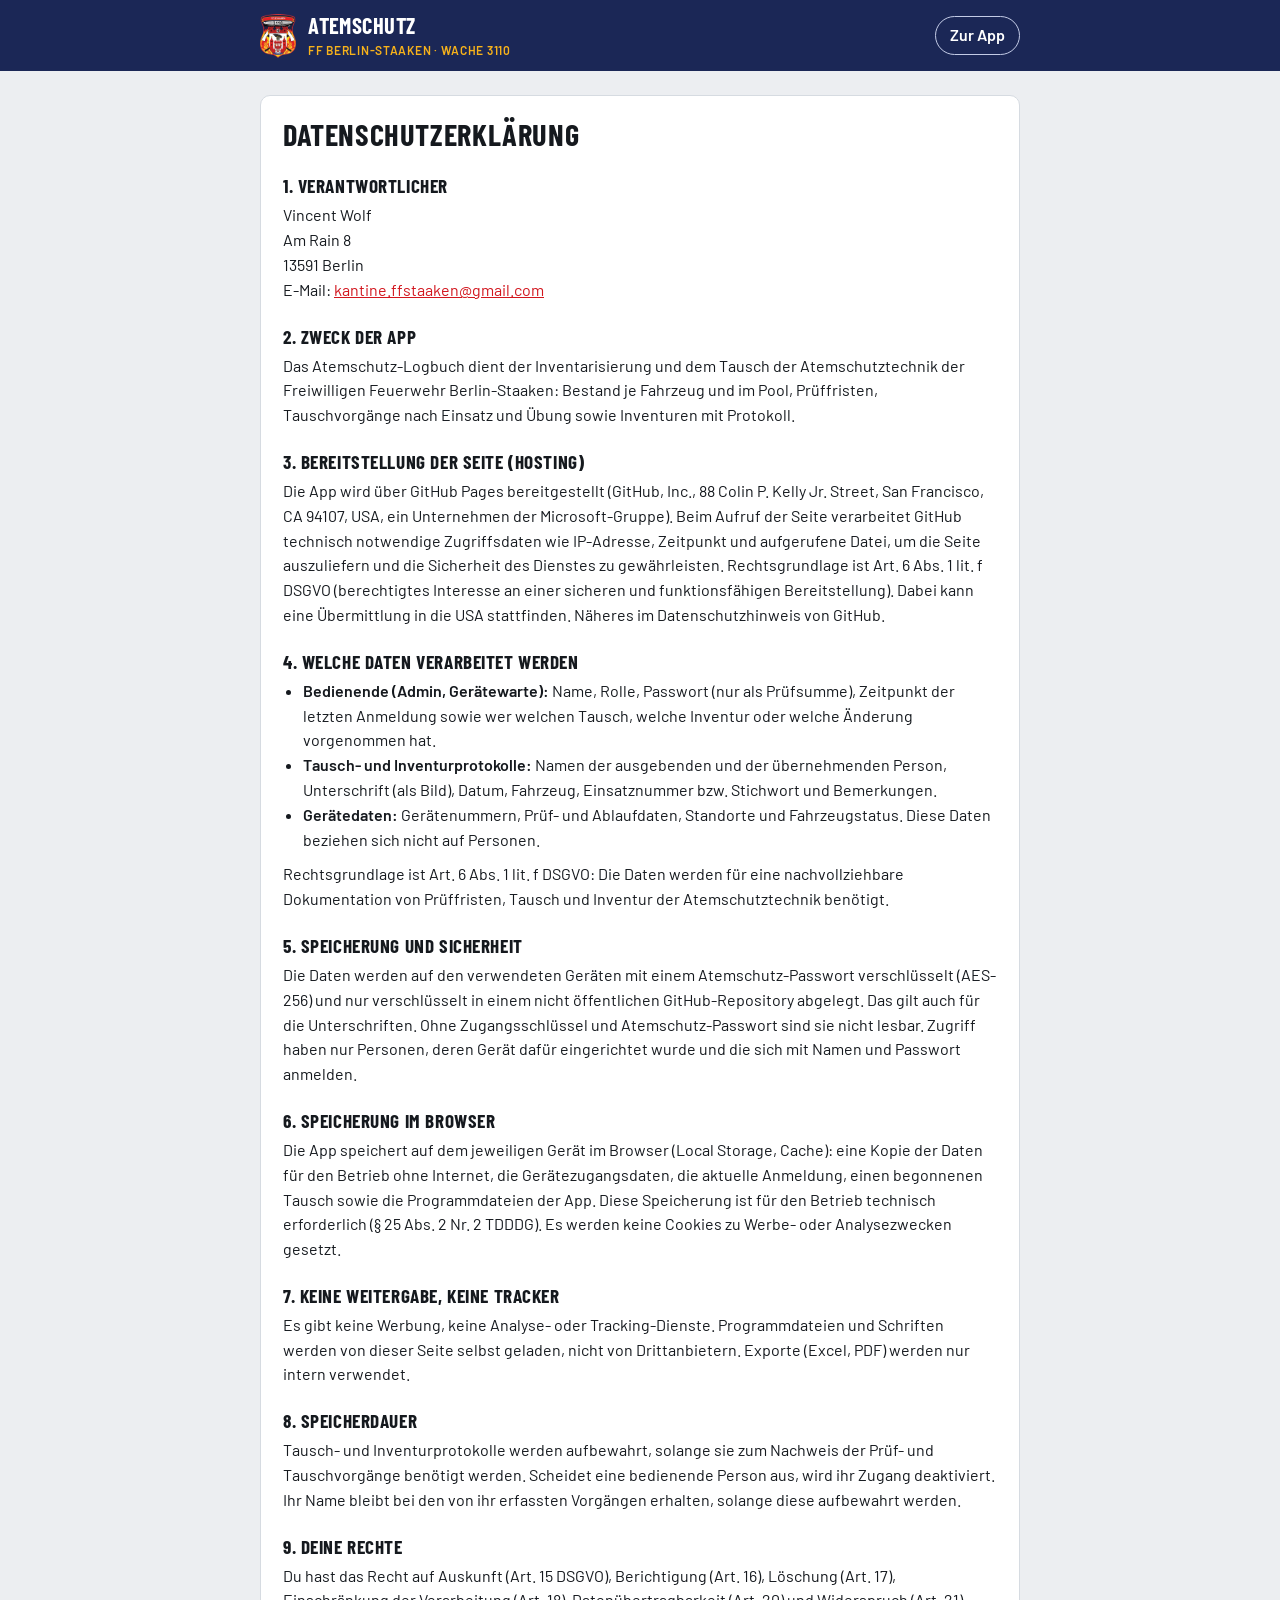
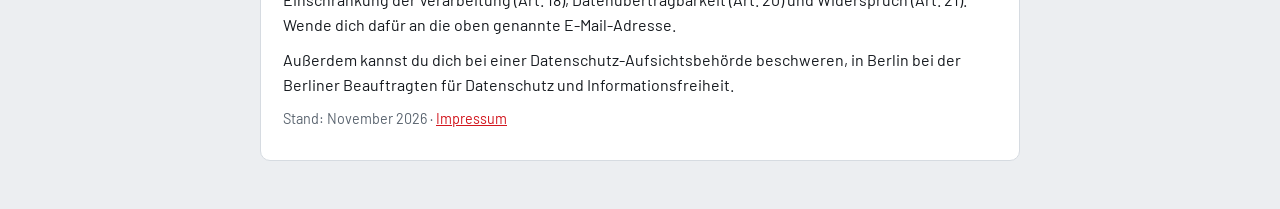
<file: datenschutz.html>
<!doctype html>
<html lang="de">
<head>
<meta charset="utf-8">
<meta name="viewport" content="width=device-width,initial-scale=1,viewport-fit=cover">
<meta name="robots" content="noindex,nofollow">
<meta name="referrer" content="no-referrer">
<meta name="theme-color" content="#1b2756">
<title>Datenschutz – Atemschutz-Logbuch FF Staaken</title>
<link rel="icon" href="logo.png" type="image/png">
<link rel="stylesheet" href="legal.css">
</head>
<body>
<header class="gut"><div class="wrap bar"><img src="logo.png" alt=""><div><b>Atemschutz</b><small>FF Berlin-Staaken · Wache 3110</small></div><a href="./">Zur App</a></div></header>
<main class="gut"><div class="wrap"><article>
<h1>Datenschutzerklärung</h1>

<h2>1. Verantwortlicher</h2>
<address>
Vincent Wolf<br>
Am Rain 8<br>
13591 Berlin<br>
E-Mail: <a href="mailto:kantine.ffstaaken@gmail.com">kantine.ffstaaken@gmail.com</a>
</address>

<h2>2. Zweck der App</h2>
<p>Das Atemschutz-Logbuch dient der Inventarisierung und dem Tausch der Atemschutztechnik der Freiwilligen Feuerwehr Berlin-Staaken: Bestand je Fahrzeug und im Pool, Prüffristen, Tauschvorgänge nach Einsatz und Übung sowie Inventuren mit Protokoll.</p>

<h2>3. Bereitstellung der Seite (Hosting)</h2>
<p>Die App wird über GitHub Pages bereitgestellt (GitHub, Inc., 88 Colin P. Kelly Jr. Street, San Francisco, CA 94107, USA, ein Unternehmen der Microsoft-Gruppe). Beim Aufruf der Seite verarbeitet GitHub technisch notwendige Zugriffsdaten wie IP-Adresse, Zeitpunkt und aufgerufene Datei, um die Seite auszuliefern und die Sicherheit des Dienstes zu gewährleisten. Rechtsgrundlage ist Art. 6 Abs. 1 lit. f DSGVO (berechtigtes Interesse an einer sicheren und funktionsfähigen Bereitstellung). Dabei kann eine Übermittlung in die USA stattfinden. Näheres im Datenschutzhinweis von GitHub.</p>

<h2>4. Welche Daten verarbeitet werden</h2>
<ul>
<li><b>Bedienende (Admin, Gerätewarte):</b> Name, Rolle, Passwort (nur als Prüfsumme), Zeitpunkt der letzten Anmeldung sowie wer welchen Tausch, welche Inventur oder welche Änderung vorgenommen hat.</li>
<li><b>Tausch- und Inventurprotokolle:</b> Namen der ausgebenden und der übernehmenden Person, Unterschrift (als Bild), Datum, Fahrzeug, Einsatznummer bzw. Stichwort und Bemerkungen.</li>
<li><b>Gerätedaten:</b> Gerätenummern, Prüf- und Ablaufdaten, Standorte und Fahrzeugstatus. Diese Daten beziehen sich nicht auf Personen.</li>
</ul>
<p>Rechtsgrundlage ist Art. 6 Abs. 1 lit. f DSGVO: Die Daten werden für eine nachvollziehbare Dokumentation von Prüffristen, Tausch und Inventur der Atemschutztechnik benötigt.</p>

<h2>5. Speicherung und Sicherheit</h2>
<p>Die Daten werden auf den verwendeten Geräten mit einem Atemschutz-Passwort verschlüsselt (AES-256) und nur verschlüsselt in einem nicht öffentlichen GitHub-Repository abgelegt. Das gilt auch für die Unterschriften. Ohne Zugangsschlüssel und Atemschutz-Passwort sind sie nicht lesbar. Zugriff haben nur Personen, deren Gerät dafür eingerichtet wurde und die sich mit Namen und Passwort anmelden.</p>

<h2>6. Speicherung im Browser</h2>
<p>Die App speichert auf dem jeweiligen Gerät im Browser (Local Storage, Cache): eine Kopie der Daten für den Betrieb ohne Internet, die Gerätezugangsdaten, die aktuelle Anmeldung, einen begonnenen Tausch sowie die Programmdateien der App. Diese Speicherung ist für den Betrieb technisch erforderlich (§ 25 Abs. 2 Nr. 2 TDDDG). Es werden keine Cookies zu Werbe- oder Analysezwecken gesetzt.</p>

<h2>7. Keine Weitergabe, keine Tracker</h2>
<p>Es gibt keine Werbung, keine Analyse- oder Tracking-Dienste. Programmdateien und Schriften werden von dieser Seite selbst geladen, nicht von Drittanbietern. Exporte (Excel, PDF) werden nur intern verwendet.</p>

<h2>8. Speicherdauer</h2>
<p>Tausch- und Inventurprotokolle werden aufbewahrt, solange sie zum Nachweis der Prüf- und Tauschvorgänge benötigt werden. Scheidet eine bedienende Person aus, wird ihr Zugang deaktiviert. Ihr Name bleibt bei den von ihr erfassten Vorgängen erhalten, solange diese aufbewahrt werden.</p>

<h2>9. Deine Rechte</h2>
<p>Du hast das Recht auf Auskunft (Art. 15 DSGVO), Berichtigung (Art. 16), Löschung (Art. 17), Einschränkung der Verarbeitung (Art. 18), Datenübertragbarkeit (Art. 20) und Widerspruch (Art. 21). Wende dich dafür an die oben genannte E-Mail-Adresse.</p>
<p>Außerdem kannst du dich bei einer Datenschutz-Aufsichtsbehörde beschweren, in Berlin bei der Berliner Beauftragten für Datenschutz und Informationsfreiheit.</p>

<p class="muted">Stand: November 2026 · <a href="impressum.html">Impressum</a></p>
</article></div></main>
</body>
</html>
</file>
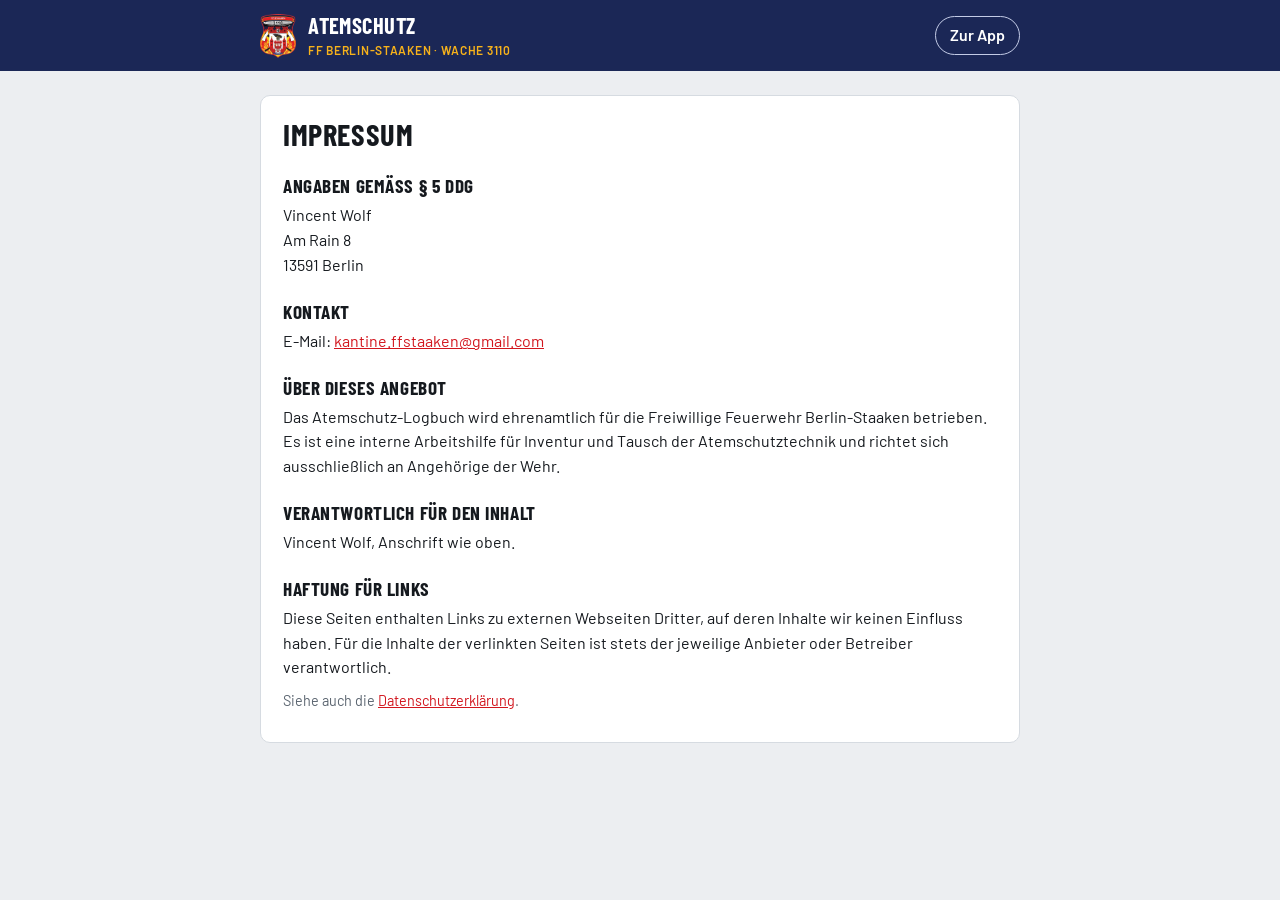
<file: impressum.html>
<!doctype html>
<html lang="de">
<head>
<meta charset="utf-8">
<meta name="viewport" content="width=device-width,initial-scale=1,viewport-fit=cover">
<meta name="robots" content="noindex,nofollow">
<meta name="referrer" content="no-referrer">
<meta name="theme-color" content="#1b2756">
<title>Impressum – Atemschutz-Logbuch FF Staaken</title>
<link rel="icon" href="logo.png" type="image/png">
<link rel="stylesheet" href="legal.css">
</head>
<body>
<header class="gut"><div class="wrap bar"><img src="logo.png" alt=""><div><b>Atemschutz</b><small>FF Berlin-Staaken · Wache 3110</small></div><a href="./">Zur App</a></div></header>
<main class="gut"><div class="wrap"><article>
<h1>Impressum</h1>

<h2>Angaben gemäß § 5 DDG</h2>
<address>
Vincent Wolf<br>
Am Rain 8<br>
13591 Berlin
</address>

<h2>Kontakt</h2>
<p>E-Mail: <a href="mailto:kantine.ffstaaken@gmail.com">kantine.ffstaaken@gmail.com</a></p>

<h2>Über dieses Angebot</h2>
<p>Das Atemschutz-Logbuch wird ehrenamtlich für die Freiwillige Feuerwehr Berlin-Staaken betrieben. Es ist eine interne Arbeitshilfe für Inventur und Tausch der Atemschutztechnik und richtet sich ausschließlich an Angehörige der Wehr.</p>

<h2>Verantwortlich für den Inhalt</h2>
<p>Vincent Wolf, Anschrift wie oben.</p>

<h2>Haftung für Links</h2>
<p>Diese Seiten enthalten Links zu externen Webseiten Dritter, auf deren Inhalte wir keinen Einfluss haben. Für die Inhalte der verlinkten Seiten ist stets der jeweilige Anbieter oder Betreiber verantwortlich.</p>

<p class="muted">Siehe auch die <a href="datenschutz.html">Datenschutzerklärung</a>.</p>
</article></div></main>
</body>
</html>
</file>
<file: legal.css>
@font-face{font-family:"Barlow";font-weight:400;font-display:swap;src:url(fonts/barlow-latin-400-normal.woff2) format("woff2")}
@font-face{font-family:"Barlow";font-weight:600;font-display:swap;src:url(fonts/barlow-latin-600-normal.woff2) format("woff2")}
@font-face{font-family:"Barlow Condensed";font-weight:700;font-display:swap;src:url(fonts/barlow-condensed-latin-700-normal.woff2) format("woff2")}
:root{--bg:#eceef1;--surface:#fff;--ink:#15191e;--muted:#5b6570;--line:#d6dbe1;--red:#d2161e;--navy:#1b2756;--navy-ink:#fff;--navy-muted:#c3cbe6;--flame:#f7b21b;
  padding-top:env(safe-area-inset-top,0px);padding-bottom:env(safe-area-inset-bottom,0px)}
@media (prefers-color-scheme:dark){:root{--bg:#111417;--surface:#1a1e23;--ink:#edf0f3;--muted:#9aa4af;--line:#2e353d;--red:#e6363d;--navy:#111836;color-scheme:dark}}
*{box-sizing:border-box}
body{margin:0;background:var(--bg);color:var(--ink);font:16px/1.55 "Barlow",system-ui,-apple-system,"Segoe UI",sans-serif}
header{background:var(--navy);color:var(--navy-ink)}
.gut{padding-left:max(16px,env(safe-area-inset-left,0px));padding-right:max(16px,env(safe-area-inset-right,0px))}
.wrap{max-width:760px;margin:0 auto}
.bar{display:flex;align-items:center;gap:12px;padding-block:12px}
.bar img{height:44px;width:auto}
.bar b{font:700 1.4rem "Barlow Condensed","Arial Narrow",sans-serif;text-transform:uppercase;letter-spacing:.02em}
.bar small{display:block;color:var(--flame);font-weight:600;font-size:.75rem;letter-spacing:.06em;text-transform:uppercase}
.bar a{margin-left:auto;color:var(--navy-ink);font-weight:600;text-decoration:none;border:1px solid var(--navy-muted);border-radius:999px;padding:6px 14px}
main{padding-block:24px 48px}
article{background:var(--surface);border:1px solid var(--line);border-radius:10px;padding:20px 22px}
h1{font:700 1.9rem "Barlow Condensed","Arial Narrow",sans-serif;text-transform:uppercase;letter-spacing:.02em;margin:0 0 12px}
h2{font:700 1.2rem "Barlow Condensed","Arial Narrow",sans-serif;text-transform:uppercase;letter-spacing:.03em;margin:22px 0 6px}
p,ul{margin:0 0 10px}
ul{padding-left:20px}
a{color:var(--red)}
.muted{color:var(--muted);font-size:.9rem}
address{font-style:normal}
</file>
